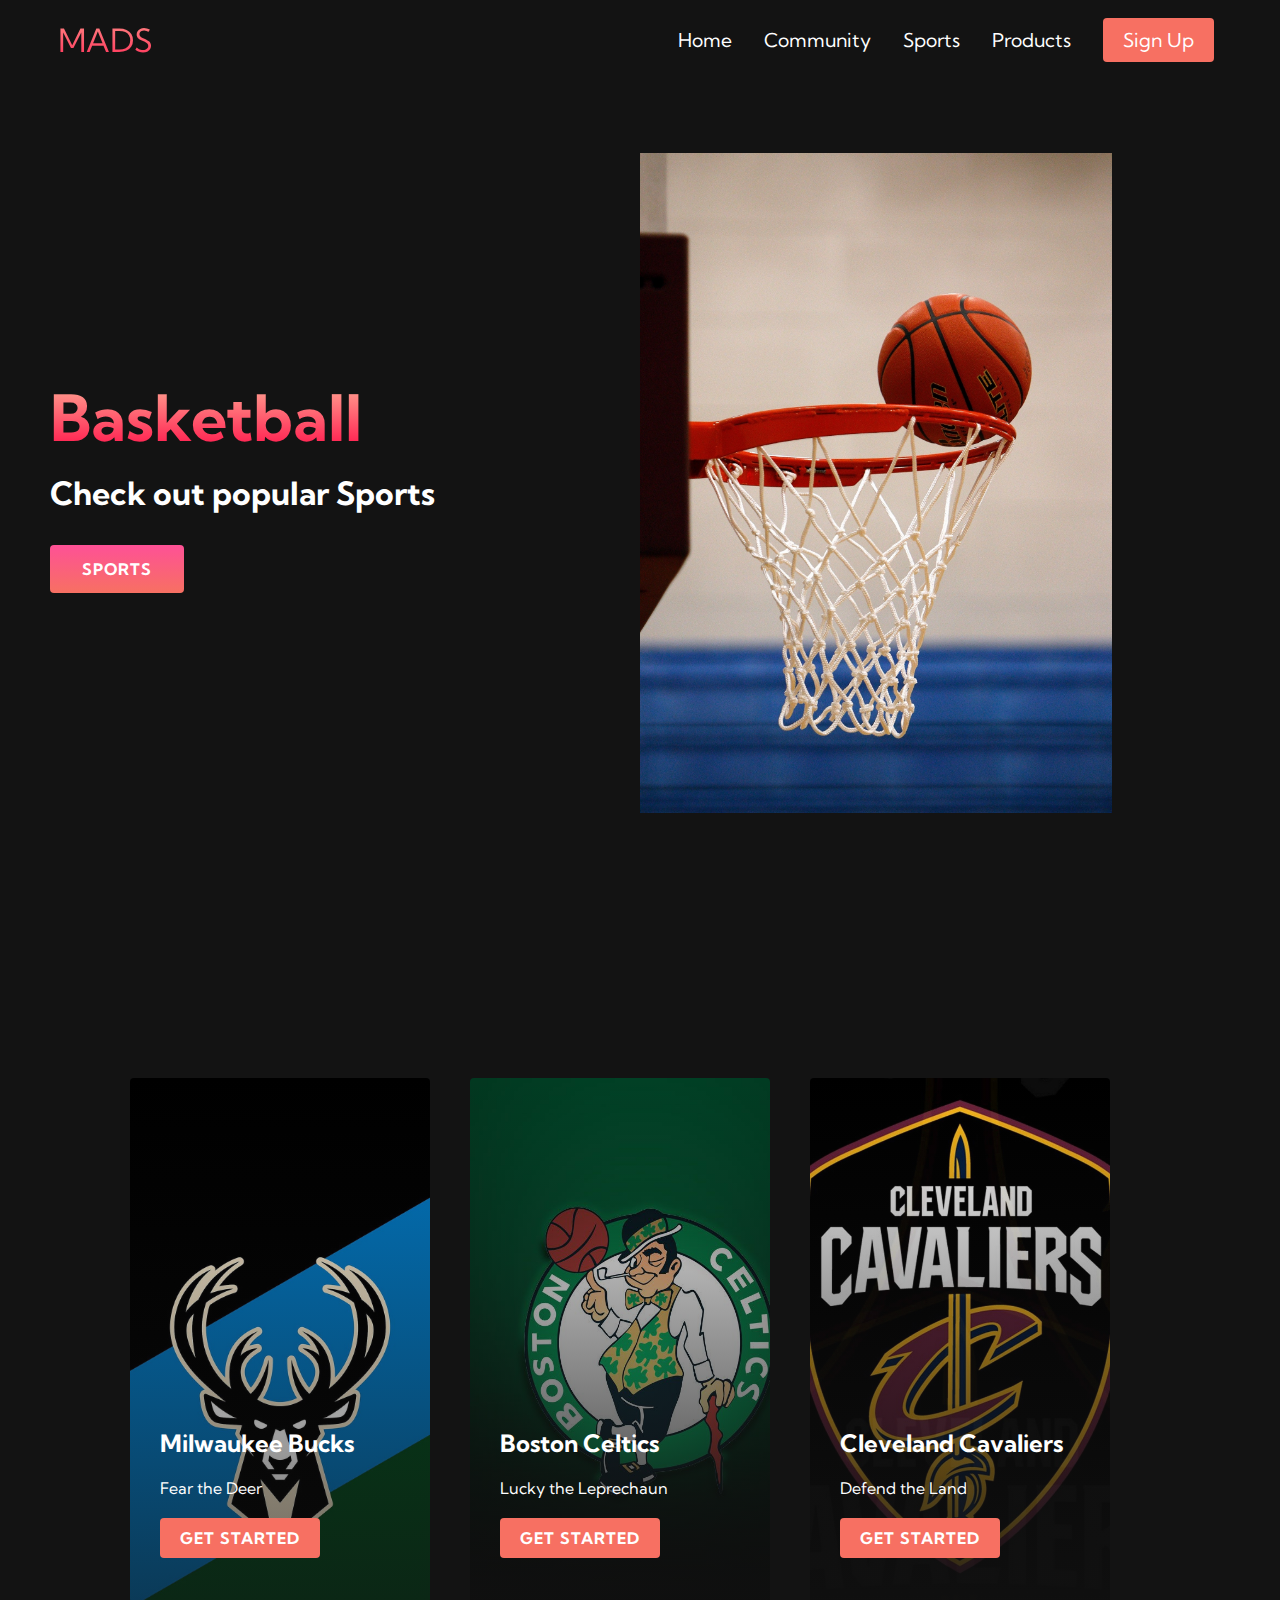
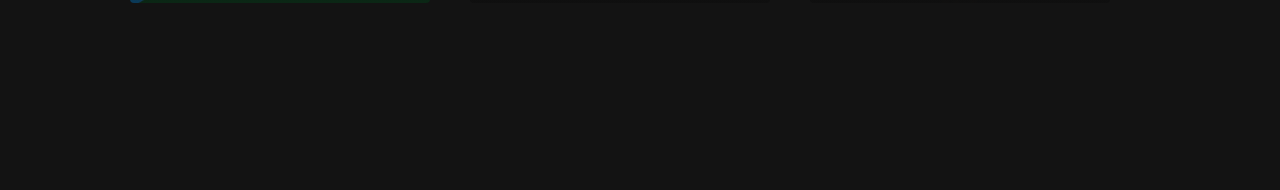
<file: basketball.html>
<!DOCTYPE html>
<html lang="en">
  <head>
    <meta charset="UTF-8" />
    <meta name="viewport" content="width=device-width, initial-scale=1.0" />
    <title>Basketball</title>
    <link rel="stylesheet" href="styles.css" />
    <link
      rel="stylesheet"
      href="https://use.fontawesome.com/releases/v5.14.0/css/all.css"
      integrity="sha384-HzLeBuhoNPvSl5KYnjx0BT+WB0QEEqLprO+NBkkk5gbc67FTaL7XIGa2w1L0Xbgc"
      crossorigin="anonymous"
    />
    <link
      href="https://fonts.googleapis.com/css2?family=Kumbh+Sans:wght@400;700&display=swap"
      rel="stylesheet"
    />
  </head>
  <body>
    <!-- Navbar Section -->
    <nav class="navbar">
      <div class="navbar__container">
        <a href="/" id="navbar__logo"><i class="fas fa-gem"></i>MADS</a>
        <div class="navbar__toggle" id="mobile-menu">
          <span class="bar"></span> <span class="bar"></span>
          <span class="bar"></span>
        </div>
        <ul class="navbar__menu">
          <li class="navbar__item">
            <a href="/" class="navbar__links">Home</a>
          </li>
          <li class="navbar__item">
            <a href="/tech.html" class="navbar__links">Community</a>
          </li>
          <li class="navbar__item">
            <a href="/sports.html" class="navbar__links">Sports</a>
          </li>
          <li class="navbar__item">
            <a href="/products.html" class="navbar__links">Products</a>
          </li>
          <li class="navbar__btn">
            <a href="/sign-up" class="button">Sign Up</a>
          </li>
        </ul>
      </div>
    </nav>


    <div class="main">
      <div class="main__container">
        <div class="main__content">
          <h1>Basketball</h1>
          <p>Check out popular Sports</p>
          <!-- <button class="main__btn"><a href="#">Get Started</a></button> -->
          <div class="dropdown">
            <button class="main__btn"><a href="#">Sports</a></button>
            <div class="dropdown-content">
            <a href="/milwakeebucks.html">Milwaukee Bucks</a>
            <a href="/milwakeebucks.html">Boston Celtics</a>
            <a href="/milwakeebucks.html">Cleveland Cavaliers</a>
            </div>
          </div>
        </div>



        <div class="main__img-container">
          <img id="main__img" src="images/image1.jpg" />
        </div>
      </div>
    </div>

    <div class="servicesBKB">
  
      <div class="services__container">
        <div class="servicesBKB__card">
          <h2>Milwaukee Bucks</h2>
          <p>Fear the Deer</p>
          <button><a href="/milwakeebucks.html">Get Started</a></button>
        </div>
        <div class="servicesBKB__card">
          <h2>Boston Celtics</h2>
          <p>Lucky the Leprechaun</p>
          <a href="/sports.html" class="navbar__links">
          <button>Get Started</button>
          </a>
        </div>
        <div class="servicesBKB__card">
          <h2>Cleveland Cavaliers</h2>
          <p>Defend the Land</p>
          <a href="/sports.html" class="navbar__links">
          <button>Get Started</button>
          </a>
        </div>
      <div>
    <div>
    
    <script src="app.js"></script>
  </body>
  
</html>
</file>
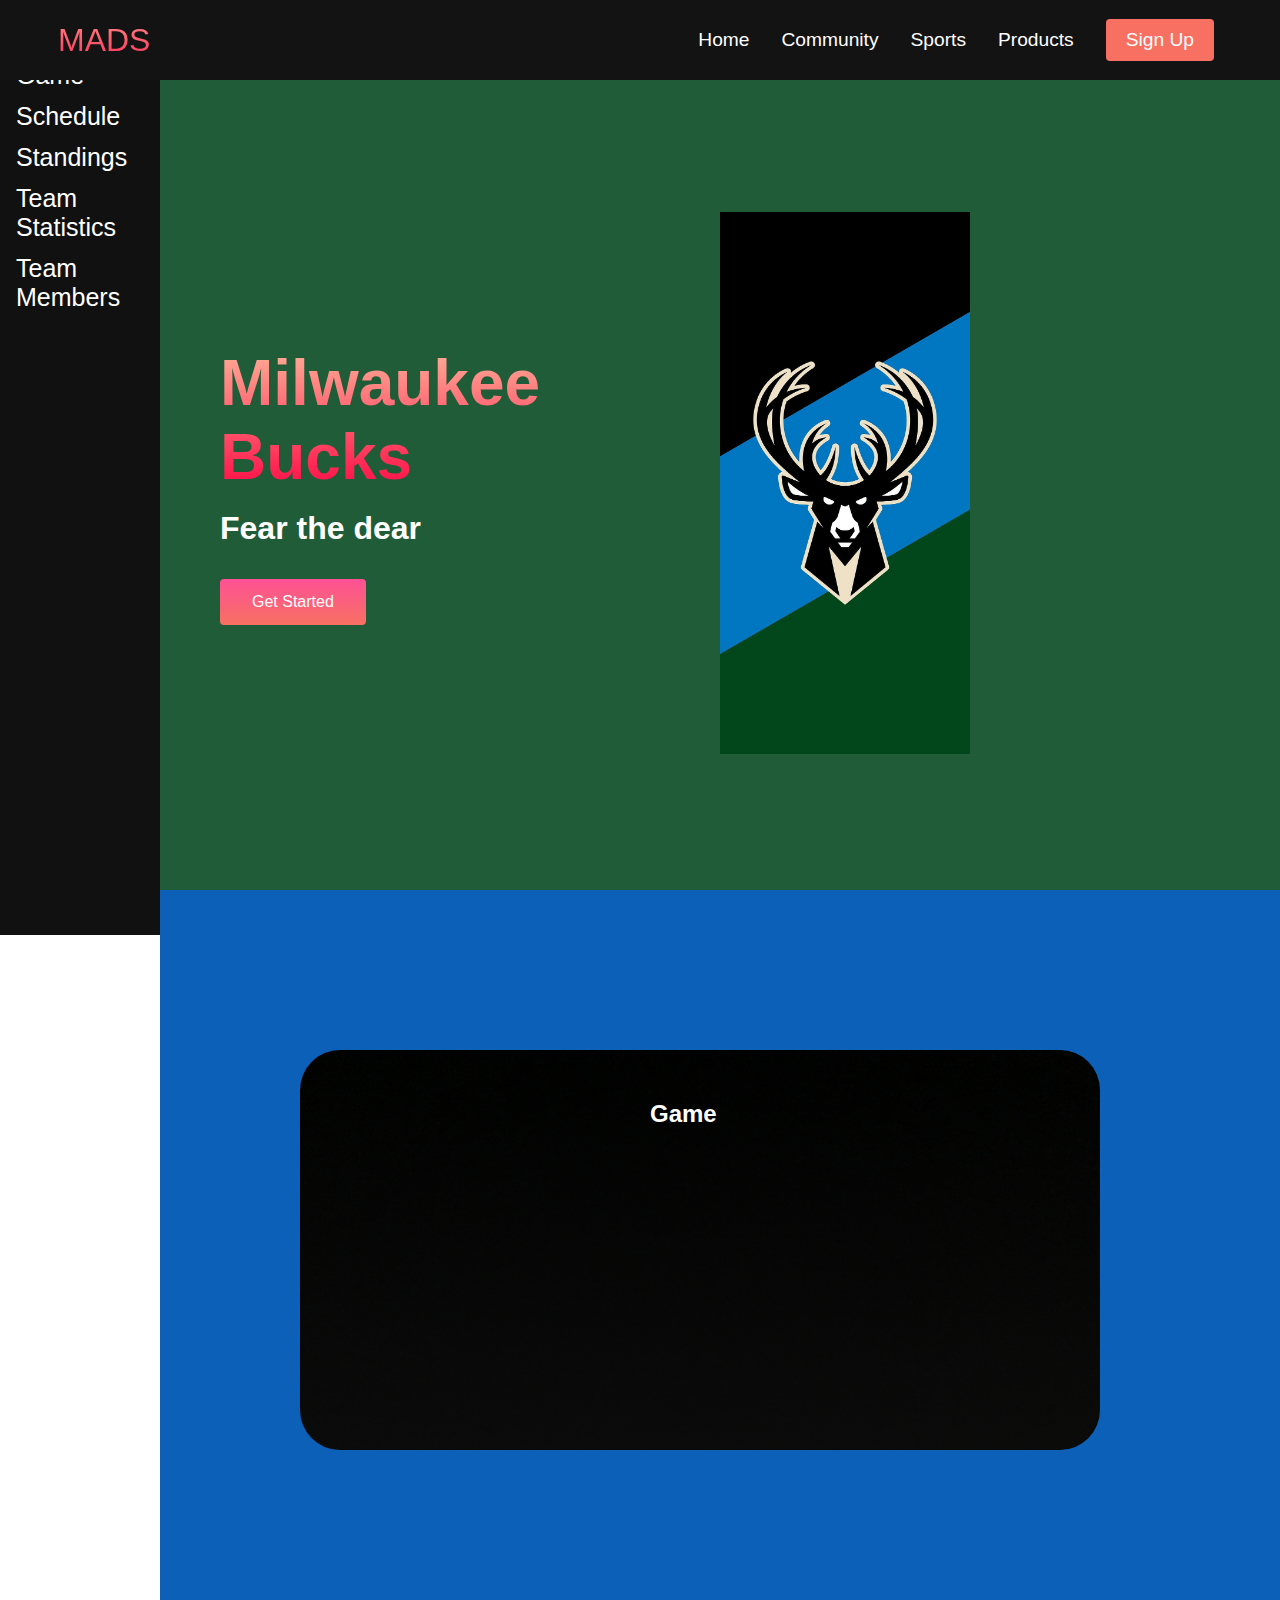
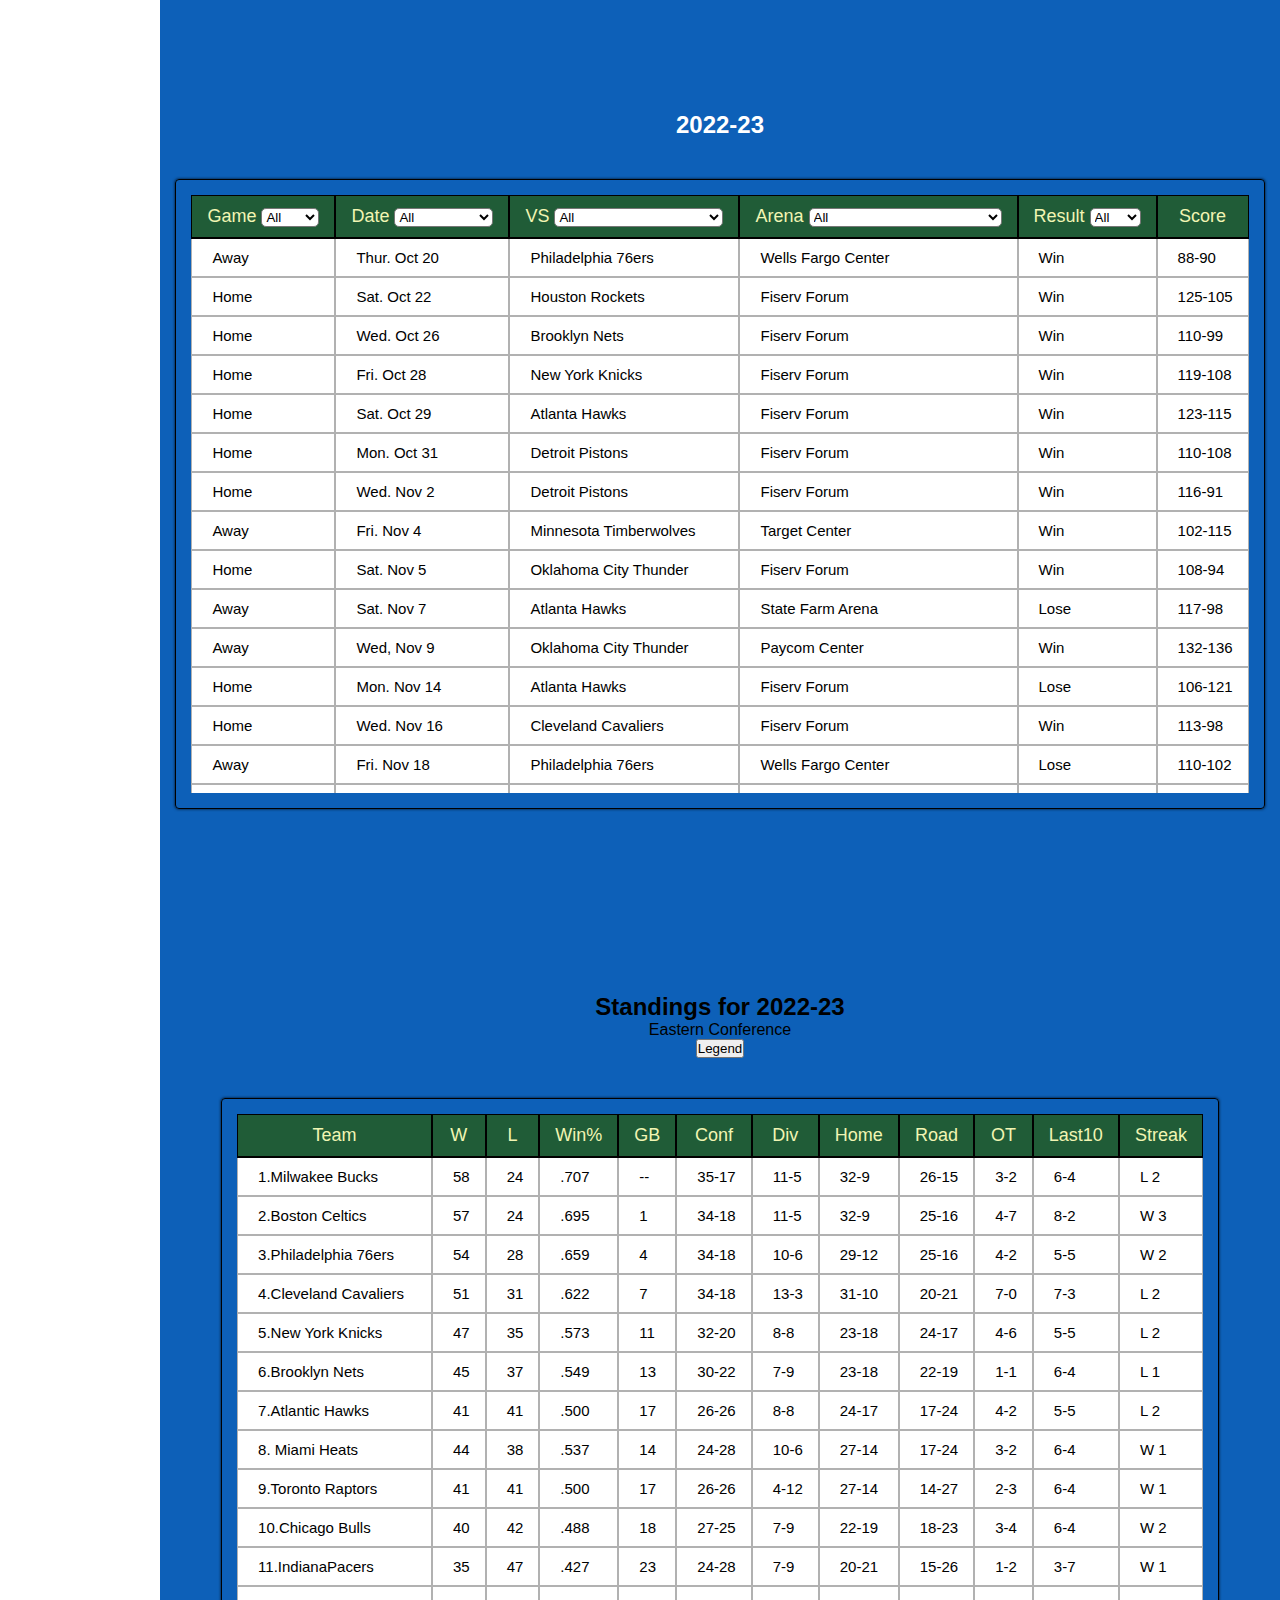
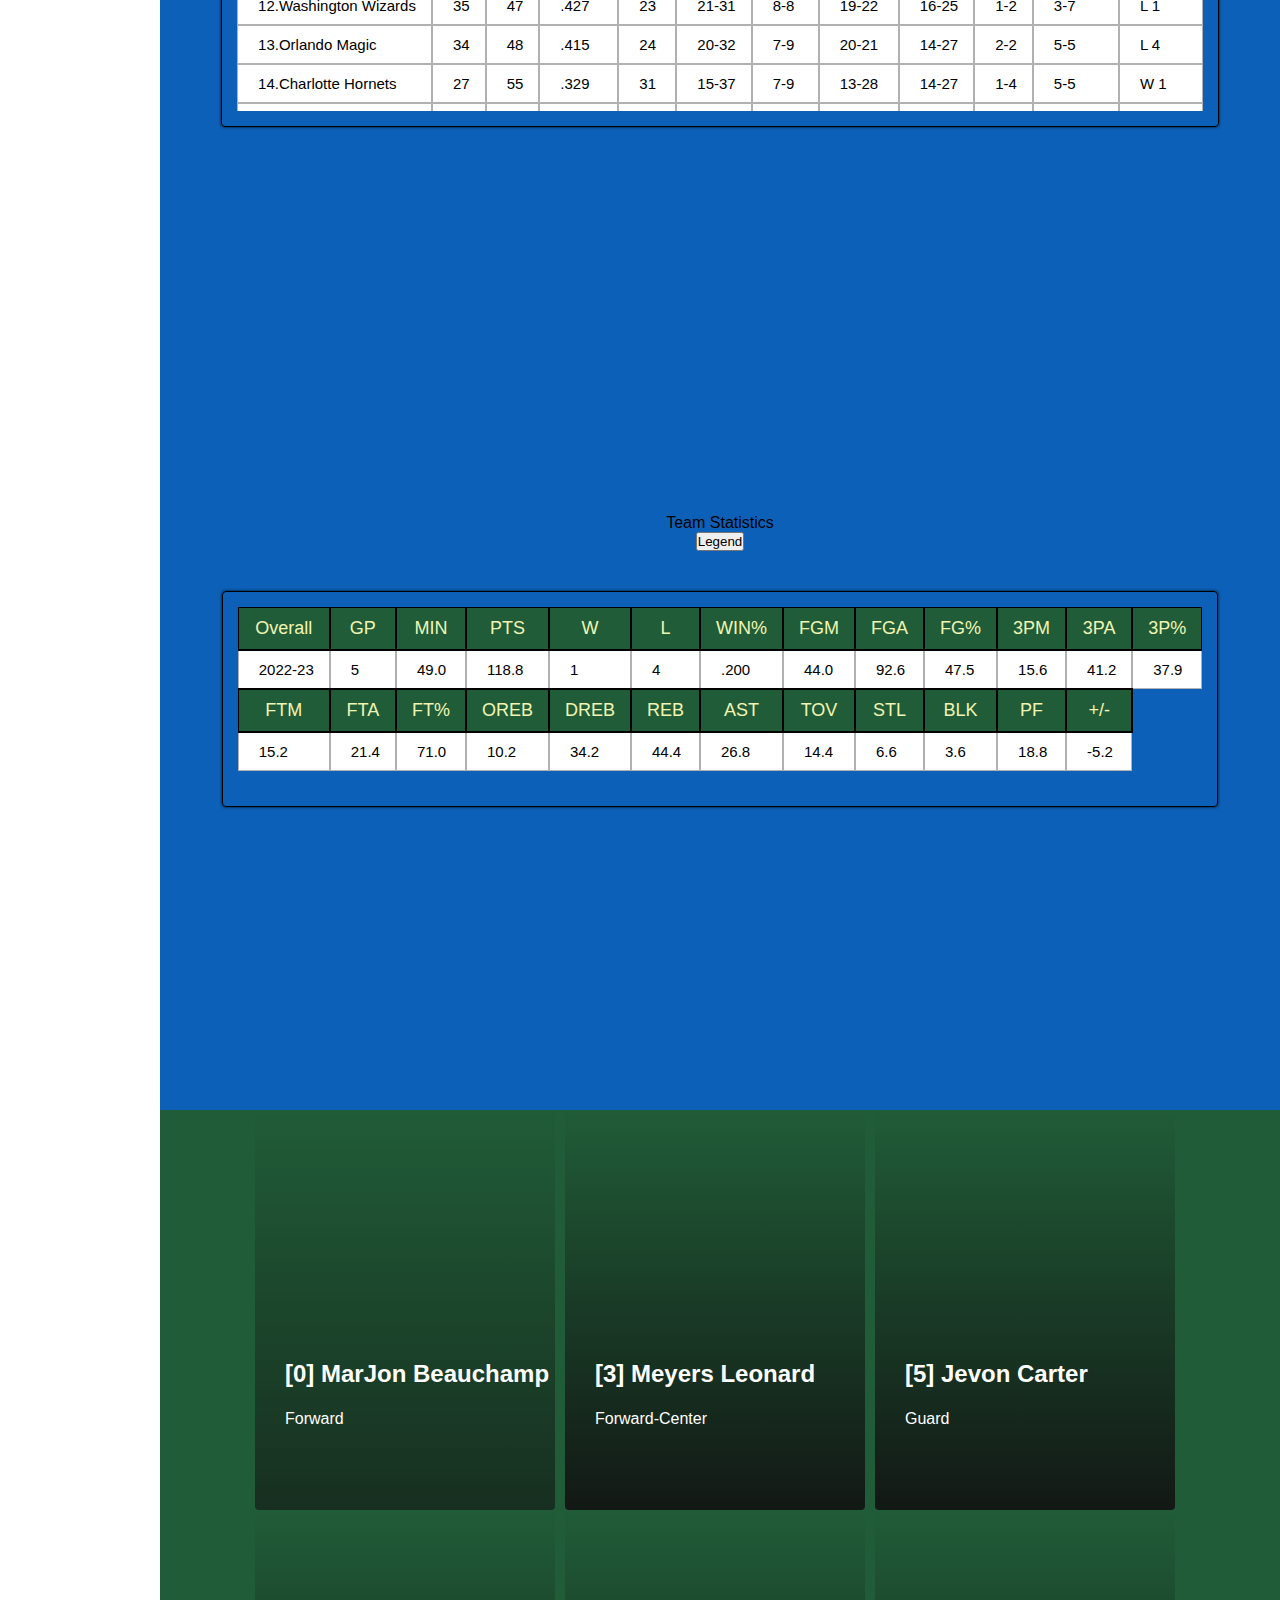
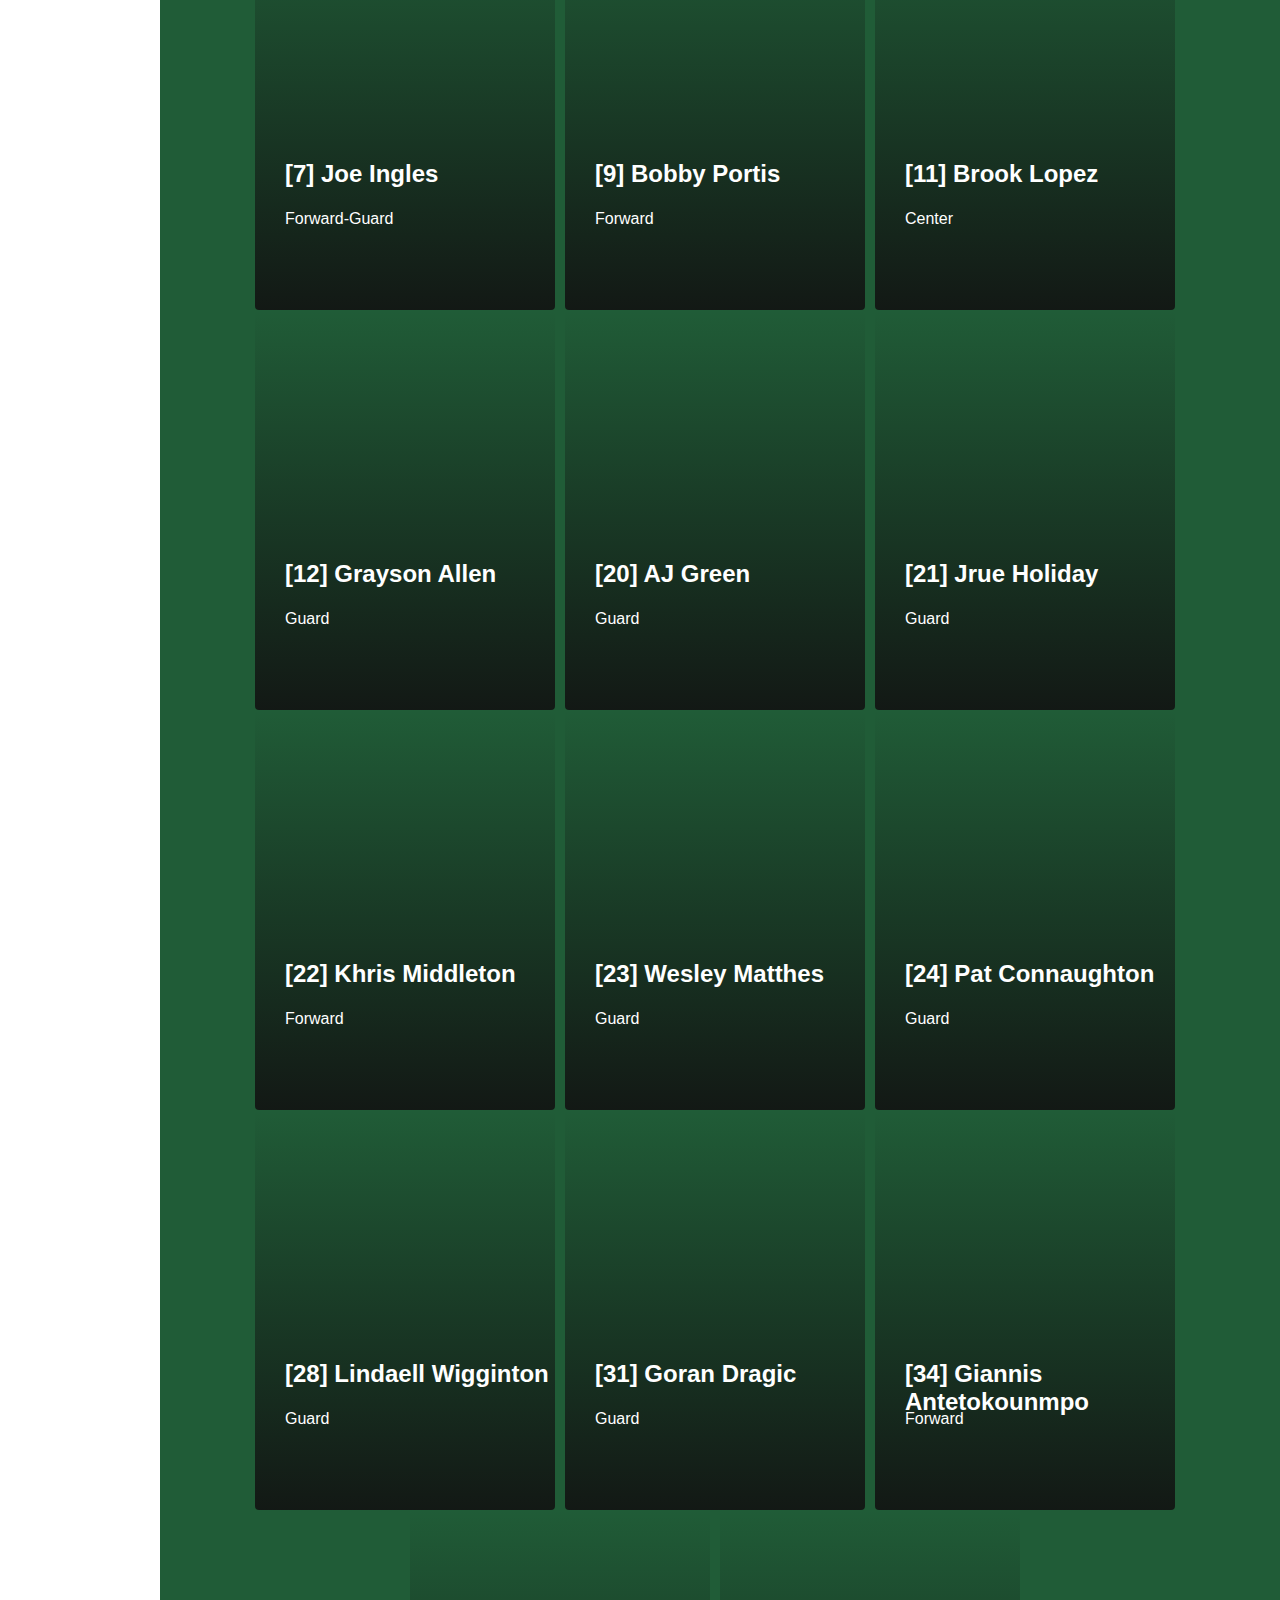
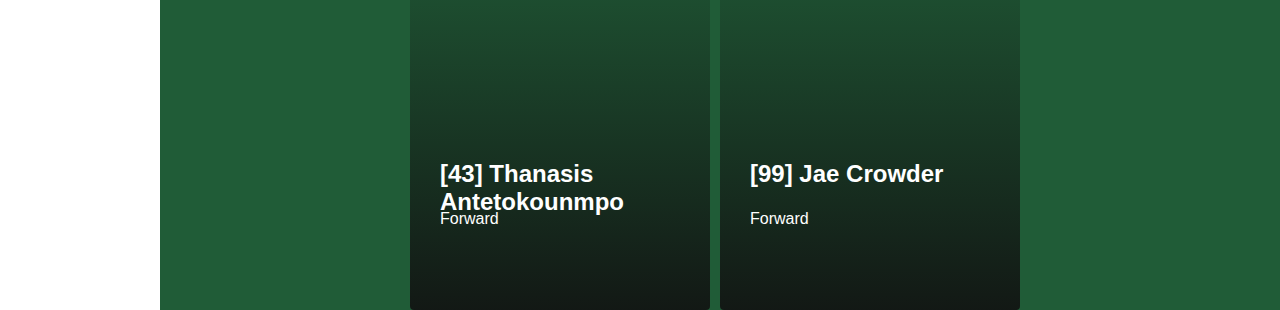
<file: milwakeebucks.html>
<!DOCTYPE html>
<html lang="en">
  <head>
    <meta charset="UTF-8" />
    <meta name="viewport" content="width=device-width, initial-scale=1.0" />
    <title>Milwaukee Bucks</title>
    <link rel="stylesheet" href="MLKB.css" />
    <script src="app.js"></script>
    <link
      rel="stylesheet"
      href="https://use.fontawesome.com/releases/v5.14.0/css/all.css"
      integrity="sha384-HzLeBuhoNPvSl5KYnjx0BT+WB0QEEqLprO+NBkkk5gbc67FTaL7XIGa2w1L0Xbgc"
      crossorigin="anonymous"
    />
    <link
      href="https://fonts.googleapis.com/css2?family=Kumbh+Sans:wght@400;700&display=swap"
      rel="stylesheet"
    />
  </head>
  <body>
    <!-- Navbar Section -->
    <nav class="navbar">
      <div class="navbar__container">
        <a href="/" id="navbar__logo"><i class="fas fa-gem"></i>MADS</a>
        <div class="navbar__toggle" id="mobile-menu">
          <span class="bar"></span> <span class="bar"></span>
          <span class="bar"></span>
        </div>
        <ul class="navbar__menu">
          <li class="navbar__item">
            <a href="/" class="navbar__links">Home</a>
          </li>
          <li class="navbar__item">
            <a href="/tech.html" class="navbar__links">Community</a>
          </li>
          <li class="navbar__item">
            <a href="/sports.html" class="navbar__links">Sports</a>
          </li>
          <li class="navbar__item">
            <a href="/products.html" class="navbar__links">Products</a>
          </li>
          <li class="navbar__btn">
            <a href="/sign-up" class="button">Sign Up</a>
          </li>
        </ul>
      </div>
    </nav>

    <div class="mainMLKB">
        <div class="mainMLKB__container">
          <div class="mainMLKB__content">
            <h1>Milwaukee Bucks</h1>
            <p>Fear the dear</p>
            <button class="mainMLKB__btn"><a href="#">Get Started</a></button>
          </div>
          <div class="mainMLKB__img-container">
            <img id="mainMLKB__img" src="images/image5.jpg" />
          </div>
          <div class="sidenav">
            <a href="#game">Game</a>
            <a href="#sch">Schedule</a>
            <a href="#std">Standings</a>
            <a href="#stats">Team Statistics</a>
            <a href="#mem">Team Members</a>
          </div>
        </div>
      </div>
      <button onclick="topFunction()" id="myBtn" title="Go to top">^</button>

      <div class="servicesMLKB">
        <h2 id="game"></h2>
        <div class="servicesMLKB__container">
          <div class="servicesMLKB__card">
            <h2>Game</h2>
          </div>
          </div>
        </div>

            <div class="MLKB__schedule">
              <h2 id="sch">2022-23</h2>
              <div class="outer-wrapper">
                <div class="table-wrapper">
                <table id="emp-table">
                    <thead>
                        <th col-index = 1>Game
                          <select class="table-filter" onchange="filter_rows()">
                            <option value="all">All</option>
                        </select>
                        </th>
                        <th col-index = 2>Date
                            <select class="table-filter" onchange="filter_rows()">
                                <option value="all">All</option>
                            </select>
                        </th>
            
                        <th col-index = 3>VS
                            <select class="table-filter" onchange="filter_rows()">
                                <option value="all">All</option>
                            </select>
                        </th>
                        <th col-index = 4>Arena
                          <select class="table-filter" onchange="filter_rows()">
                              <option value="all">All</option>
                          </select>
                      </th>
                        <th col-index = 5>Result
                            <select class="table-filter" onchange="filter_rows()">
                                <option value="all">All</option>
                            </select>
                        </th>
                        <th col-index = 6>Score</th>
                        
                    </thead>
                    <tbody>
                        <tr>
                            <td>Away</td>
                            <td>Thur. Oct 20</td>
                            <td>Philadelphia 76ers</td>
                            <td>Wells Fargo Center</td>
                            <td>Win</td>
                            <td>88-90</td>
                        </tr>
                          <tr>
                            <td>Home</td>
                            <td>Sat. Oct 22</td>
                            <td>Houston Rockets</td>
                            <td>Fiserv Forum</td>
                            <td>Win</td>
                            <td>125-105</td>
                        </tr>
                          <tr>
                            <td>Home</td>
                            <td>Wed. Oct 26</td>
                            <td>Brooklyn Nets</td>
                            <td>Fiserv Forum</td>
                            <td>Win</td>
                            <td>110-99</td>
                        </tr>
                        <tr>
                          <td>Home</td>
                          <td>Fri. Oct 28</td>
                          <td>New York Knicks</td>
                          <td>Fiserv Forum</td>
                          <td>Win</td>
                          <td>119-108</td>
                      </tr>
                      <tr>
                        <td>Home</td>
                        <td>Sat. Oct 29</td>
                        <td>Atlanta Hawks</td>
                        <td>Fiserv Forum</td>
                        <td>Win</td>
                        <td>123-115</td>
                    </tr>
                    <tr>
                      <td>Home</td>
                      <td>Mon. Oct 31</td>
                      <td>Detroit Pistons</td>
                      <td>Fiserv Forum</td>
                      <td>Win</td>
                      <td>110-108</td>
                  </tr>
                        <tr>
                          <td>Home</td>
                          <td>Wed. Nov 2</td>
                          <td>Detroit Pistons</td>
                          <td>Fiserv Forum</td>
                          <td>Win</td>
                          <td>116-91</td>
                      </tr>
                      <tr>
                        <td>Away</td>
                        <td>Fri. Nov 4</td>
                        <td>Minnesota Timberwolves</td>
                        <td>Target Center</td>
                        <td>Win</td>
                        <td>102-115</td>
                      </tr>
                      <tr>
                        <td>Home</td>
                        <td>Sat. Nov 5</td>
                        <td>Oklahoma City Thunder</td>
                        <td>Fiserv Forum</td>
                        <td>Win</td>
                        <td>108-94</td>
                      </tr>
                      <tr>
                        <td>Away</td>
                        <td>Sat. Nov 7</td>
                        <td>Atlanta Hawks</td>
                        <td>State Farm Arena</td>
                        <td>Lose</td>
                        <td>117-98</td>
                      </tr>
                      <tr>
                        <td>Away</td>
                        <td>Wed, Nov 9</td>
                        <td>Oklahoma City Thunder</td>
                        <td>Paycom Center</td>
                        <td>Win</td>
                        <td>132-136</td>
                      </tr>
                        <td>Home</td>
                        <td>Mon. Nov 14</td>
                        <td>Atlanta Hawks</td>
                        <td>Fiserv Forum</td>
                        <td>Lose</td>
                        <td>106-121</td>
                      </tr>
                      <tr>
                        <td>Home</td>
                        <td>Wed. Nov 16</td>
                        <td>Cleveland Cavaliers</td>
                        <td>Fiserv Forum</td>
                        <td>Win</td>
                        <td>113-98</td>
                      </tr>
                      <tr>
                        <td>Away</td>
                        <td>Fri. Nov 18</td>
                        <td>Philadelphia 76ers</td>
                        <td>Wells Fargo Center</td>
                        <td>Lose</td>
                        <td>110-102</td>
                      </tr>
                      <tr>
                        <td>Home</td>
                        <td>Mon. Nov 21</td>
                        <td>Portland Trail Blazers</td>
                        <td>Fiserv Forum</td>
                        <td>Win</td>
                        <td>119-111</td>
                      </tr>
                      <tr>
                        <td>Home</td>
                        <td>Wed. Nov 23</td>
                        <td>Chicago Bulls</td>
                        <td>Fiserv Forum</td>
                        <td>Lose</td>
                        <td>113-118</td>
                      </tr>
                      <tr>
                        <td>Home</td>
                        <td>Fri. Nov 25</td>
                        <td>Cleveland Cavaliers</td>
                        <td>Fiserv Forum</td>
                        <td>Win</td>
                        <td>117-102</td>
                      </tr>
                      <tr>
                        <td>Home</td>
                        <td>Sun. Nov 27</td>
                        <td>Dallas Mavericks</td>
                        <td>Fiserv Forum</td>
                        <td>Win</td>
                        <td>124-115</td>
                      </tr>
                      <tr>
                        <td>Away</td>
                        <td>Wed. Nov 30</td>
                        <td>New York Knicks</td>
                        <td>Madison Square Garden</td>
                        <td>Win</td>
                        <td>103-109</td>
                      </tr>
                      <tr>
                        <td>Home</td>
                        <td>Fri. Dec 2</td>
                        <td>Los Angeles Lakers</td>
                        <td>Fiserv Forum</td>
                        <td>Lose</td>
                        <td>129-133</td>
                      </tr>
                      <tr>
                        <td>Away</td>
                        <td>Sat. Dec 3</td>
                        <td>Charlotte Hornets</td>
                        <td>Spectrum Center</td>
                        <td>Win</td>
                        <td>96-105</td>
                      </tr>
                      <tr>
                        <td>Away</td>
                        <td>Mon. Dec 5</td>
                        <td>Orlando Magic</td>
                        <td>Amway Center</td>
                        <td>Win</td>
                        <td>102-109</td>
                      </tr>
                      <tr>
                        <td>Home</td>
                        <td>Wed. Dec 7</td>
                        <td>Sacramento Kings</td>
                        <td>Fiserv Forum</td>
                        <td>Win</td>
                        <td>126-113</td>
                      </tr>
                      <tr>
                        <td>Away</td>
                        <td>Fri. Dec 9</td>
                        <td>Dallas Mavericks</td>
                        <td>American Airlines Center</td>
                        <td>Win</td>
                        <td>105-106</td>
                      </tr>
                      <tr>
                        <td>Away</td>
                        <td>Sun. Dec 11</td>
                        <td>Houston Rockets</td>
                        <td>Toyota Center</td>
                        <td>Lose</td>
                        <td>97-92</td>
                      </tr>
                      <tr>
                        <td>Home</td>
                        <td>Tue. Dec 13</td>
                        <td>Golden State Warriors</td>
                        <td>Fiserv Forum</td>
                        <td>Win</td>
                        <td>128-111</td>
                      </tr>
                      <tr>
                        <td>Away</td>
                        <td>Thu. Dec 15</td>
                        <td>Memphis Grizzlies</td>
                        <td>Fedexforum</td>
                        <td>Lose</td>
                        <td>142-101</td>
                      </tr>
                        <td>Home</td>
                        <td>Sat. Dec 17</td>
                        <td>Utah Jazz</td>
                        <td>Fiserv Forum</td>
                        <td>Win</td>
                        <td>123-97</td>
                      </tr>
                        <td>Away</td>
                        <td>Mon. Dec 19</td>
                        <td>New Orleans Pelicans</td>
                        <td>Smoothie King Center</td>
                        <td>Win</td>
                        <td>119-129</td>
                      </tr>
                        <td>Away</td>
                        <td>Wed. Dec 21</td>
                        <td>Cleveland Cavaliers</td>
                        <td>Rocket Mortgage Fieldhouse</td>
                        <td>Lose</td>
                        <td>114-106</td>
                      </tr>
                        <td>Away</td>
                        <td>Fri. Dec 23</td>
                        <td>Brooklyn Nets</td>
                        <td>Barclays Center</td>
                        <td>Lose</td>
                        <td>118-100</td>
                      </tr>
                        <td>Away</td>
                        <td>Sun. Dec 25</td>
                        <td>Boston Celtics</td>
                        <td>TD Garden</td>
                        <td>Lose</td>
                        <td>139-118</td>
                      </tr>
                        <td>Away</td>
                        <td>Wed. Dec 28</td>
                        <td>Chicago Bulls</td>
                        <td>United Center</td>
                        <td>Lose</td>
                        <td>119-113</td>
                      </tr>
                        <td>Home</td>
                        <td>Fri. Dec 30</td>
                        <td>Minnesota Timberwolves</td>
                        <td>Fiserv Forum</td>
                        <td>Win</td>
                        <td>123-114</td>
                      </tr>
                        <td>Home</td>
                        <td>Sun. Jan 1</td>
                        <td>Washington Wizards</td>
                        <td>Fiserv Forum</td>
                        <td>Lose</td>
                        <td>95-118</td>
                      </tr>
                        <td>Home</td>
                        <td>Tue. Jan 3</td>
                        <td>Washington Wizards</td>
                        <td>Fiserv Forum</td>
                        <td>Win</td>
                        <td>123-113</td>
                      </tr>
                        <td>Away</td>
                        <td>Wed. Jan 4</td>
                        <td>Toronto Raptors</td>
                        <td>Scotiabank Arena</td>
                        <td>Win</td>
                        <td>101-104</td>
                      </tr>
                      <tr>
                        <td>Home</td>
                        <td>Fri. Jan 6</td>
                        <td>Charlotte Hornets</td>
                        <td>Fiserv Forum</td>
                        <td>Lose</td>
                        <td>113-98</td>
                      </tr>
                      <tr>
                        <td>Away</td>
                        <td>Mon. Jan 9</td>
                        <td>New York Knicks</td>
                        <td>Madison Square Garden</td>
                        <td>Win</td>
                        <td>107-111</td>
                      </tr>
                      <tr>
                        <td>Away</td>
                        <td>Wed. Jan 11</td>
                        <td>Atlanta Hawks</td>
                        <td>State Farm Arena</td>
                        <td>Win</td>
                        <td>105-114</td>
                      </tr>
                      <tr>
                        <td>Away</td>
                        <td>Thu. Jan 12</td>
                        <td>Miami Heat</td>
                        <td>FTX Arena</td>
                        <td>Lose</td>
                        <td>108-102</td>
                      </tr>
                      <tr>
                        <td>Away</td>
                        <td>Sat. Jan 14</td>
                        <td>Miami Heat</td>
                        <td>Miami-Dade Arena</td>
                        <td>Lose</td>
                        <td>111-95</td>
                      </tr>
                      <tr>
                        <td>Home</td>
                        <td>Mon. Jan 16</td>
                        <td>Indiana Pacers</td>
                        <td>Fiserv Forum</td>
                        <td>Win</td>
                        <td>132-119</td>
                      </tr>
                      <tr>
                        <td>Home</td>
                        <td>Tue. Jan 17</td>
                        <td>Toronto Raptors</td>
                        <td>Fiserv Forum</td>
                        <td>Win</td>
                        <td>130-122</td>
                      </tr>
            
                      <tr>
                        <td>Away</td>
                        <td>Sat. Jan 21</td>
                        <td>Cleveland Cavaliers</td>
                        <td>Rocket Mortgage Fieldhouse</td>
                        <td>Lose</td>
                        <td>114-102</td>
                      </tr>
                      <tr>
                        <td>Away</td>
                        <td>Mon. Jan 23</td>
                        <td>Detroit Pistons</td>
                        <td>Little Caesars Arena</td>
                        <td>Win</td>
                        <td>130-150</td>
                      </tr>
                      <tr>
                        <td>Home</td>
                        <td>Wed. Jan 25</td>
                        <td>Denver Nuggets</td>
                        <td>Fiserv Forum</td>
                        <td>Win</td>
                        <td>107-99</td>
                      </tr>
                      <tr>
                        <td>Away</td>
                        <td>Fri. Jan 27</td>
                        <td>Indiana Pacers</td>
                        <td>Fiserv Forum</td>
                        <td>Win</td>
                        <td>131-141</td>
                      </tr>
                      <tr>
                        <td>Home</td>
                        <td>Sun. Jan 29</td>
                        <td>New Orleans Pelicans</td>
                        <td>Fiserv Forum</td>
                        <td>Win</td>
                        <td>135-110</td>
                      </tr>
                      <tr>
                        <td>Home</td>
                        <td>Tue. Jan 31</td>
                        <td>Charlotte Hornets</td>
                        <td>Fiserv Forum</td>
                        <td>Win</td>
                        <td>124-115</td>
                      </tr> 
                    </tbody>
                </table>
                <script>
                    window.onload = () => {
                        console.log(document.querySelector("#emp-table > tbody > tr:nth-child(1) > td:nth-child(1)").innerHTML);
                    };
            
                    getUniqueValuesFromColumn()
                    
                </script>

      </div>
    </div>
  </div>
</div>
    <div class="MLKB__standing">
        <h2 id="std">Standings for 2022-23</h2>
        <p>Eastern Conference</p>
        <button type="button" class="collapsible">Legend</button>
            <div class="content">
              <p>W=Wins  L=Losses  Win%=Winning percentage  GB=Games behind  Conf=Conference
                Div=Division  Home=Win/Lose in Home Games  Road=Win/Lose in Away Games
                OT=Overtime Records Win/Lose Last10=Team record in the last 10 games played in basketball (Win/Loss)
                Streak=Streaks of wins or losses.
              </p>
            </div>
              <script>
                var coll = document.getElementsByClassName("collapsible");
                var i;
                
                for (i = 0; i < coll.length; i++) {
                  coll[i].addEventListener("click", function() {
                    this.classList.toggle("active");
                    var content = this.nextElementSibling;
                    if (content.style.display === "block") {
                      content.style.display = "none";
                    } else {
                      content.style.display = "block";
                    }
                  });
                }
              </script>
              <div class="outer-wrapper">
                <div class="table-wrapper">
                <table id="emp-table">
                    <thead>
                        <th>Team</th>
                        <th>W</th>
                        <th>L</th>
                        <th>Win%</th>
                        <th>GB</th>
                        <th>Conf</th>  
                        <th>Div</th>
                        <th>Home</th>
                        <th>Road</th>
                        <th>OT</th>
                        <th>Last10</th>
                        <th>Streak</th>  
                    </thead>
                    <tbody>
                        <tr>
                            <td>1.Milwakee Bucks</td>
                            <td>58</td>
                            <td>24</td>
                            <td>.707</td>
                            <td>--</td>
                            <td>35-17</td>
                            <td>11-5</td>
                            <td>32-9</td>
                            <td>26-15</td>
                            <td>3-2</td>
                            <td>6-4</td>
                            <td>L 2</td>
                        </tr>
                        <tr>
                            <td>2.Boston Celtics</td>
                            <td>57</td>
                            <td>24</td>
                            <td>.695</td>
                            <td>1</td>
                            <td>34-18</td>
                            <td>11-5</td>
                            <td>32-9</td>
                            <td>25-16</td>
                            <td>4-7</td>
                            <td>8-2</td>
                            <td>W 3</td>
                        </tr>
                        <tr>
                            <td>3.Philadelphia 76ers</td>
                            <td>54</td>
                            <td>28</td>
                            <td>.659</td>
                            <td>4</td>
                            <td>34-18</td>
                            <td>10-6</td>
                            <td>29-12</td>
                            <td>25-16</td>
                            <td>4-2</td>
                            <td>5-5</td>
                            <td>W 2</td>
                        </tr>
                        <tr>
                            <td>4.Cleveland Cavaliers</td>
                            <td>51</td>
                            <td>31</td>
                            <td>.622</td>
                            <td>7</td>
                            <td>34-18</td>
                            <td>13-3</td>
                            <td>31-10</td>
                            <td>20-21</td>
                            <td>7-0</td>
                            <td>7-3</td>
                            <td>L 2</td>
                        </tr>
                        <tr>
                            <td>5.New York Knicks</td>
                            <td>47</td>
                            <td>35</td>
                            <td>.573</td>
                            <td>11</td>
                            <td>32-20</td>
                            <td>8-8</td>
                            <td>23-18</td>
                            <td>24-17</td>
                            <td>4-6</td>
                            <td>5-5</td>
                            <td>L 2</td>
                        </tr>
                        <tr>
                            <td>6.Brooklyn Nets</td>
                            <td>45</td>
                            <td>37</td>
                            <td>.549</td>
                            <td>13</td>
                            <td>30-22</td>
                            <td>7-9</td>
                            <td>23-18</td>
                            <td>22-19</td>
                            <td>1-1</td>
                            <td>6-4</td>
                            <td>L 1</td>
                        </tr>
                        <tr>
                            <td>7.Atlantic Hawks</td>
                            <td>41</td>
                            <td>41</td>
                            <td>.500</td>
                            <td>17</td>
                            <td>26-26</td>
                            <td>8-8</td>
                            <td>24-17</td>
                            <td>17-24</td>
                            <td>4-2</td>
                            <td>5-5</td>
                            <td>L 2</td>
                        </tr>
                        <tr>
                            <td>8. Miami Heats</td>
                            <td>44</td>
                            <td>38</td>
                            <td>.537</td>
                            <td>14</td>
                            <td>24-28</td>
                            <td>10-6</td>
                            <td>27-14</td>
                            <td>17-24</td>
                            <td>3-2</td>
                            <td>6-4</td>
                            <td>W 1</td>
                        </tr>
                        <tr>
                            <td>9.Toronto Raptors</td>
                            <td>41</td>
                            <td>41</td>
                            <td>.500</td>
                            <td>17</td>
                            <td>26-26</td>
                            <td>4-12</td>
                            <td>27-14</td>
                            <td>14-27</td>
                            <td>2-3</td>
                            <td>6-4</td>
                            <td>W 1</td>
                        </tr>
                        <tr>
                            <td>10.Chicago Bulls</td>
                            <td>40</td>
                            <td>42</td>
                            <td>.488</td>
                            <td>18</td>
                            <td>27-25</td>
                            <td>7-9</td>
                            <td>22-19</td>
                            <td>18-23</td>
                            <td>3-4</td>
                            <td>6-4</td>
                            <td>W 2</td>
                        </tr>
                        <tr>
                            <td>11.IndianaPacers</td>
                            <td>35</td>
                            <td>47</td>
                            <td>.427</td>
                            <td>23</td>
                            <td>24-28</td>
                            <td>7-9</td>
                            <td>20-21</td>
                            <td>15-26</td>
                            <td>1-2</td>
                            <td>3-7</td>
                            <td>W 1</td>
                        </tr>
                        <tr>
                            <td>12.Washington Wizards</td>
                            <td>35</td>
                            <td>47</td>
                            <td>.427</td>
                            <td>23</td>
                            <td>21-31</td>
                            <td>8-8</td>
                            <td>19-22</td>
                            <td>16-25</td>
                            <td>1-2</td>
                            <td>3-7</td>
                            <td>L 1</td>
                        </tr>
                        <tr>
                            <td>13.Orlando Magic</td>
                            <td>34</td>
                            <td>48</td>
                            <td>.415</td>
                            <td>24</td>
                            <td>20-32</td>
                            <td>7-9</td>
                            <td>20-21</td>
                            <td>14-27</td>
                            <td>2-2</td>
                            <td>5-5</td>
                            <td>L 4</td>
                        </tr>
                        <tr>
                            <td>14.Charlotte Hornets</td>
                            <td>27</td>
                            <td>55</td>
                            <td>.329</td>
                            <td>31</td>
                            <td>15-37</td>
                            <td>7-9</td>
                            <td>13-28</td>
                            <td>14-27</td>
                            <td>1-4</td>
                            <td>5-5</td>
                            <td>W 1</td>
                        </tr>
                        <tr>
                            <td>15.Detroit Pistons</td>
                            <td>17</td>
                            <td>65</td>
                            <td>.207</td>
                            <td>41</td>
                            <td>8-44</td>
                            <td>2-14</td>
                            <td>9-32</td>
                            <td>8-33</td>
                            <td>3-1</td>
                            <td>1-9</td>
                            <td>L 1</td>
                        </tr>
                    </tbody>
                </table>
                </div>
              </div>
    </div>
    <div class="statistic">
      <h id="stats">Team Statistics</h>
        <button type="button" class="collapsible">Legend</button>
        <div class="content">
          <p>*GP=Games Played  *MIN=Minutes Played  *PTS=Points  *W=Wins  *L=Losses  
            *WIN%=Win Percentage  *FGM=Field Goals Made  *FGA=Field Goals Attempted  *FG%=Field Goal Percentage  
            *3PM=3 Point Field Goals Made  *3PA=3 Point Field Goals Attempted  *3P%=3 Point Field Goal Percentage 
            *FTM=Free Throws Made  *FTA=Free Throws Attempted  *FT%=Free Throw Percentage  *OREB=Offensive Rebounds  
            *DREB=Defensive Rebounds  *REB=Rebounds  *AST=Assists  *TOV=Turnovers  *STL=Steals  *BLK=Blocks  *PF=Personal Fouls
            +/-=Plus-Minus
          </p>
        </div>

        <script>
            var coll = document.getElementsByClassName("collapsible");
            var i;
            
            for (i = 0; i < coll.length; i++) {
              coll[i].addEventListener("click", function() {
                this.classList.toggle("active");
                var content = this.nextElementSibling;
                if (content.style.display === "block") {
                  content.style.display = "none";
                } else {
                  content.style.display = "block";
                }
              });
            }
            </script>

    <div class="outer-wrapper">
        <div class="table-wrapper">
        <table id="emp-table">
          <thead>
            <th>Overall</th>
            <th>GP</th>
            <th>MIN</th>
            <th>PTS</th>
            <th>W</th>
            <th>L</th>  
            <th>WIN%</th>
            <th>FGM</th>
            <th>FGA</th>
            <th>FG%</th>
            <th>3PM</th>
            <th>3PA</th>  
            <th>3P%</th>
        </thead>
        <tbody>
          <tr>
            <td>2022-23</td>
            <td>5</td>
            <td>49.0</td>
            <td>118.8</td>
            <td>1</td>
            <td>4</td>
            <td>.200</td>
            <td>44.0</td>
            <td>92.6</td>
            <td>47.5</td>
            <td>15.6</td>
            <td>41.2</td>
            <td>37.9</td>
          </tr>
        </tbody>
        <thead>
          <th>FTM</th>
          <th>FTA</th>
          <th>FT%</th>
          <th>OREB</th>
          <th>DREB</th>  
          <th>REB</th>
          <th>AST</th>
          <th>TOV</th>
          <th>STL</th>
          <th>BLK</th>
          <th>PF</th>
          <th>+/-</th>
        </thead>
        <tbody>
            <tr>
                <td>15.2</td>
                <td>21.4</td>
                <td>71.0</td>
                <td>10.2</td>
                <td>34.2</td>
                <td>44.4</td>
                <td>26.8</td>
                <td>14.4</td>
                <td>6.6</td>
                <td>3.6</td>
                <td>18.8</td>
                <td>-5.2</td>
            </tr>
        </tbody>
        </table>
      </div>
    </div>
    </div>
    <div class="teammem">
      <h1 id="mem"></h1>
      <div class="service__container">
        <div class="service__card  ">
            <h2>[0] MarJon Beauchamp</h2>
            <p>Forward</p>
        </div>
        <div class="service__card">
            <h2>[3] Meyers Leonard</h2>
            <p>Forward-Center</p>
        </div>
        <div class="service__card">
            <h2>[5] Jevon Carter</h2>
            <p>Guard</p>
        </div>
        <div class="service__card">
            <h2>[7] Joe Ingles</h2>
            <p>Forward-Guard</p>
        </div>
        <div class="service__card">
            <h2>[9] Bobby Portis</h2>
            <p>Forward</p>
        </div>
        <div class="service__card">
            <h2>[11] Brook Lopez</h2>
            <p>Center</p>
        </div>
        <div class="service__card">
            <h2>[12] Grayson Allen</h2>
            <p>Guard</p>
        </div>
        <div class="service__card">
            <h2>[20] AJ Green</h2>
            <p>Guard</p>
        </div>
        <div class="service__card">
            <h2>[21] Jrue Holiday</h2>
            <p>Guard</p>
        </div>
        <div class="service__card">
            <h2>[22] Khris Middleton</h2>
            <p>Forward</p>
        </div>
        <div class="service__card">
            <h2>[23] Wesley Matthes</h2>
            <p>Guard</p>
        </div>
        <div class="service__card">
            <h2>[24] Pat Connaughton</h2>
            <p>Guard</p>
        </div>
        <div class="service__card">
            <h2>[28] Lindaell Wigginton</h2>
            <p>Guard</p>
        </div>
        <div class="service__card">
            <h2>[31] Goran Dragic</h2>
            <p>Guard</p>
        </div>
        <div class="service__card">
            <h2>[34] Giannis Antetokounmpo</h2>
            <p>Forward</p>
        </div>
        <div class="service__card">
            <h2>[43] Thanasis Antetokounmpo</h2>
            <p>Forward</p>
        </div>
        <div class="service__card">
            <h2>[99] Jae Crowder</h2>
            <p>Forward</p>
        </div>
      </div>
    </div>
  
  
  <script src="app.js"></script>
  </body>
    
</html>
</file>
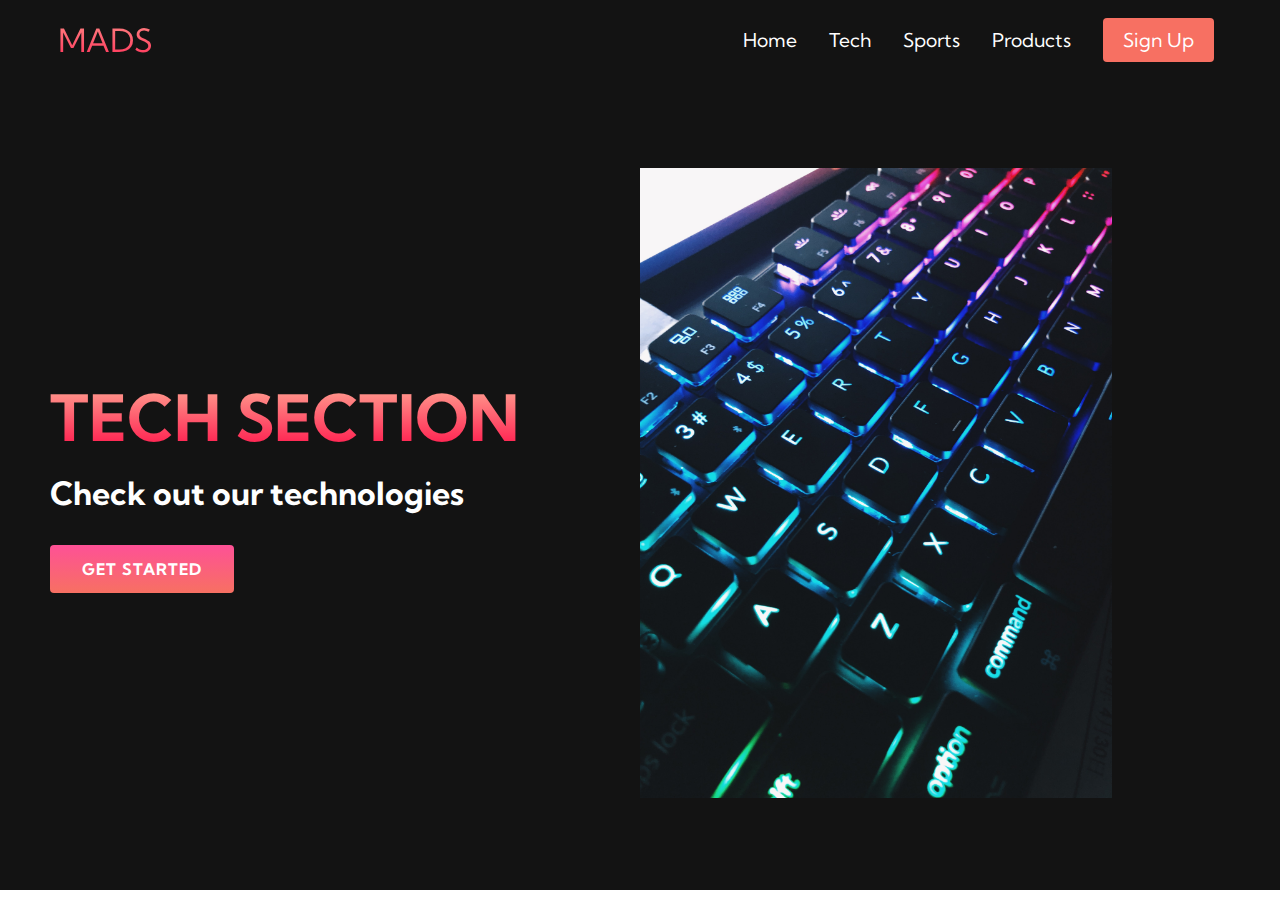
<file: products.html>
<!DOCTYPE html>
<html lang="en">
  <head>
    <meta charset="UTF-8" />
    <meta name="viewport" content="width=device-width, initial-scale=1.0" />
    <title>Technologies</title>
    <link rel="stylesheet" href="styles.css" />
    <link
      rel="stylesheet"
      href="https://use.fontawesome.com/releases/v5.14.0/css/all.css"
      integrity="sha384-HzLeBuhoNPvSl5KYnjx0BT+WB0QEEqLprO+NBkkk5gbc67FTaL7XIGa2w1L0Xbgc"
      crossorigin="anonymous"
    />
    <link
      href="https://fonts.googleapis.com/css2?family=Kumbh+Sans:wght@400;700&display=swap"
      rel="stylesheet"
    />
  </head>
  <body>
    <!-- Navbar Section -->
    <nav class="navbar">
      <div class="navbar__container">
        <a href="/" id="navbar__logo"><i class="fas fa-gem"></i>MADS</a>
        <div class="navbar__toggle" id="mobile-menu">
          <span class="bar"></span> <span class="bar"></span>
          <span class="bar"></span>
        </div>
        <ul class="navbar__menu">
          <li class="navbar__item">
            <a href="/" class="navbar__links">Home</a>
          </li>
          <li class="navbar__item">
            <a href="/tech.html" class="navbar__links">Tech</a>
          </li>
          <li class="navbar__item">
            <a href="/sports.html" class="navbar__links">Sports</a>
          </li>
          <li class="navbar__item">
            <a href="/products.html" class="navbar__links">Products</a>
          </li>
          <li class="navbar__btn">
            <a href="/sign-up" class="button">Sign Up</a>
          </li>
        </ul>
      </div>
    </nav>
    <div class="main">
      <div class="main__container">
        <div class="main__content">
          <h1>TECH SECTION</h1>
          <p>Check out our technologies</p>
          <button class="main__btn"><a href="#">Get Started</a></button>
        </div>
        <div class="main__img-container">
          <img id="main__img" src="images/pic2.jpg" />
        </div>
      </div>
    </div>
    <script src="app.js"></script>
  </body>
</html>
</file>
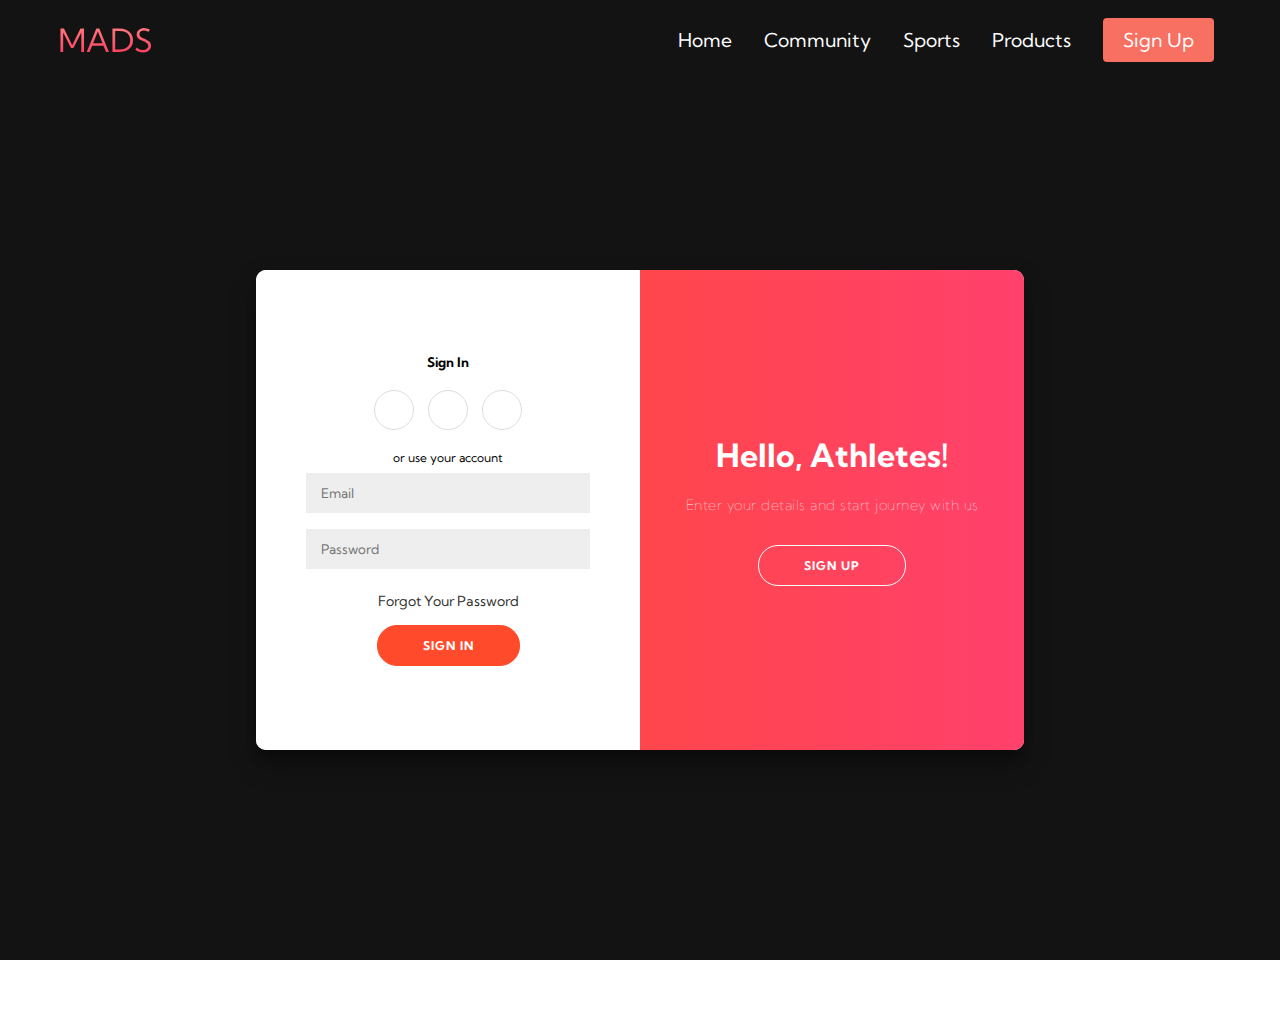
<file: signup.html>
<!DOCTYPE html>
<html lang="en">
  <head>
    <meta charset="UTF-8" />
    <meta name="viewport" content="width=device-width, initial-scale=1.0" />
    <title>Sign up</title>
    <link rel="stylesheet" href="styles.css" />
    <link
      rel="stylesheet"
      href="https://use.fontawesome.com/releases/v5.14.0/css/all.css"
      integrity="sha384-HzLeBuhoNPvSl5KYnjx0BT+WB0QEEqLprO+NBkkk5gbc67FTaL7XIGa2w1L0Xbgc"
      crossorigin="anonymous"
    />
    <link
      href="https://fonts.googleapis.com/css2?family=Kumbh+Sans:wght@400;700&display=swap"
      rel="stylesheet"
    />
  </head>
  <body>
    <!-- Navbar Section -->
    <nav class="navbar">
      <div class="navbar__container">
        <a href="/" id="navbar__logo"><i class="fas fa-gem"></i>MADS</a>
        <div class="navbar__toggle" id="mobile-menu">
          <span class="bar"></span> <span class="bar"></span>
          <span class="bar"></span>
        </div>
        <ul class="navbar__menu">
          <li class="navbar__item">
            <a href="/" class="navbar__links">Home</a>
          </li>
          <li class="navbar__item">
            <a href="/tech.html" class="navbar__links">Community</a>
          </li>
          <li class="navbar__item">
            <a href="/sports.html" class="navbar__links">Sports</a>
          </li>
          <li class="navbar__item">
            <a href="/products.html" class="navbar__links">Products</a>
          </li>
          <li class="navbar__btn">
            <a href="/sign-up" class="button">Sign Up</a>
          </li>
        </ul>
      </div>
    </nav>
    </body>

    <!-- -------------------------------------------------------------------------- -->
  <body1>
    <div class="container" id="container">
      <div class="form-container sign-up-container">
      
      <form action="">
        <h5>Create Account</h5>
        <div class="social-container">
          <a href="#" class="social"><i class="fa fa-facebook"></i></a>
          <a href="#" class="social"><i class="fa fa-google"></i></a>
          <a href="#" class="social"><i class="fa fa-linkedin"></i></a>
        </div>
        <span>or use your email for registration</span>
        <input type="text" name="name" placeholder="Name">
        <input type="email" name="email" placeholder="Email">
        <input type="password" name="password" placeholder="Password">
        <button>SignUp</button>
      </form>
      </div>
      <div class="form-container sign-in-container">
        <form action="#">
          <h5>Sign In</h5>
          <div class="social-container">
          <a href="#" class="social"><i class="fa fa-facebook"></i></a>
          <a href="#" class="social"><i class="fa fa-google"></i></a>
          <a href="#" class="social"><i class="fa fa-linkedin"></i></a>
        </div>
        <span>or use your account</span>
        <input type="email" name="email" placeholder="Email">
        <input type="password" name="password" placeholder="Password">
        <a1 href="#">Forgot Your Password</a1>
      


        <button>Sign In</button>
        </form>
      </div>
      <div class="overlay-container">
        <div class="overlay">
          <div class="overlay-panel overlay-left">
            <h1>Welcome Back!</h1>
            <p1>To keep connected with us please login with your personal info</p1>
            <button class="ghost" id="signIn">Sign In</button>
          </div>
          <div class="overlay-panel overlay-right">
            <h1>Hello, Athletes!</h1>
            <p1>Enter your details and start journey with us</p1>
            <button class="ghost" id="signUp">Sign Up</button>
          </div>
        </div>
      </div>
      </div>

      <script type="text/javascript">
        const signUpButton = document.getElementById('signUp');
        const signInButton = document.getElementById('signIn');
        const container = document.getElementById('container');
      
        signUpButton.addEventListener('click', () => {
          container.classList.add("right-panel-active");
        });
        signInButton.addEventListener('click', () => {
          container.classList.remove("right-panel-active");
        });
      </script>
  </body1>
    
  </html>
</file>
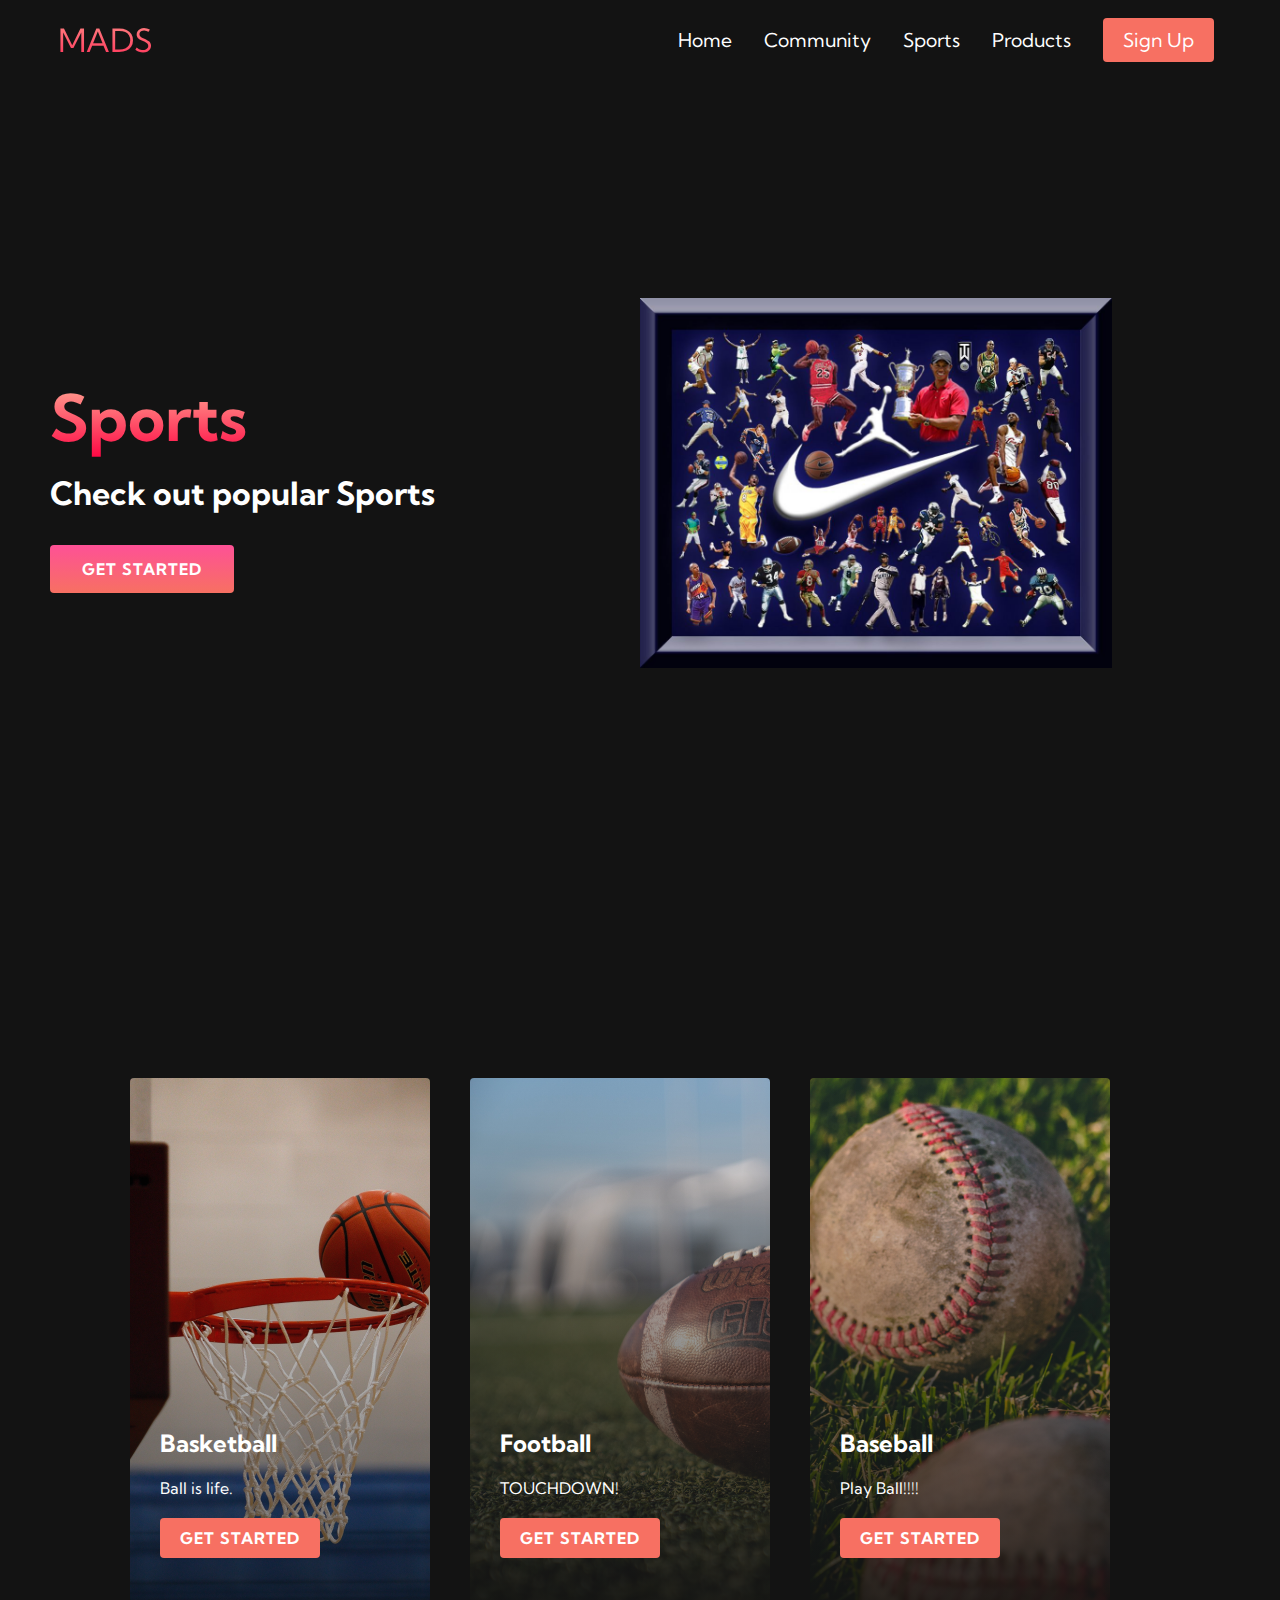
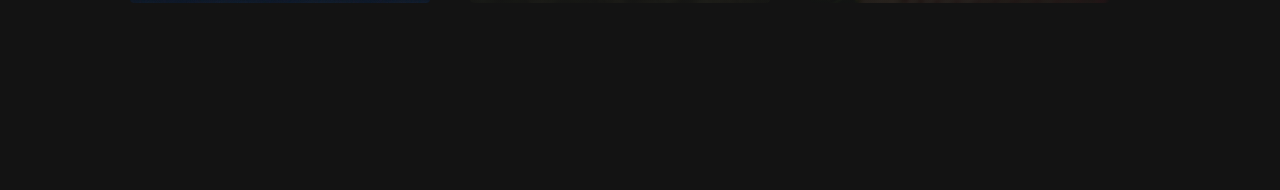
<file: sports.html>
<!DOCTYPE html>
<html lang="en">
  <head>
    <meta charset="UTF-8" />
    <meta name="viewport" content="width=device-width, initial-scale=1.0" />
    <title>Technologies</title>
    <link rel="stylesheet" href="styles.css" />
    <link
      rel="stylesheet"
      href="https://use.fontawesome.com/releases/v5.14.0/css/all.css"
      integrity="sha384-HzLeBuhoNPvSl5KYnjx0BT+WB0QEEqLprO+NBkkk5gbc67FTaL7XIGa2w1L0Xbgc"
      crossorigin="anonymous"
    />
    <link
      href="https://fonts.googleapis.com/css2?family=Kumbh+Sans:wght@400;700&display=swap"
      rel="stylesheet"
    />
  </head>
  <body>
    <!-- Navbar Section -->
    <nav class="navbar">
      <div class="navbar__container">
        <a href="/" id="navbar__logo"><i class="fas fa-gem"></i>MADS</a>
        <div class="navbar__toggle" id="mobile-menu">
          <span class="bar"></span> <span class="bar"></span>
          <span class="bar"></span>
        </div>
        <ul class="navbar__menu">
          <li class="navbar__item">
            <a href="/" class="navbar__links">Home</a>
          </li>
          <li class="navbar__item">
            <a href="/tech.html" class="navbar__links">Community</a>
          </li>
          <li class="navbar__item">
            <a href="/sports.html" class="navbar__links">Sports</a>
          </li>
          <li class="navbar__item">
            <a href="/products.html" class="navbar__links">Products</a>
          </li>
          <li class="navbar__btn">
            <a href="/sign-up" class="button">Sign Up</a>
          </li>
        </ul>
      </div>
    </nav>


    <div class="main">
      <div class="main__container">
        <div class="main__content">
          <h1>Sports</h1>
          <p>Check out popular Sports</p>
          
          <button class="main__btn"><a href="#">Get Started</a></button>
        </div>
        <div class="main__img-container">
          <img id="main__img" src="images/image4.jpg" />
        </div>
      </div>
    </div>

    <div class="services1">
      <div class="services__container">
        <div class="services1__card">
          <h2>Basketball</h2>
          <p>Ball is life.</p>
          <a href="/basketball.html"></a>
          <button><a href="/basketball.html">Get Started</a></button>
        </div>
        <div class="services1__card">
          <h2>Football</h2>
          <p>TOUCHDOWN!</p>
          <a href="/sports.html">
          <button>Get Started</button>
          </a>
        </div>
        <div class="services1__card">
          <h2>Baseball</h2>
          <p>Play Ball!!!!</p>
          <a href="/sports.html">
          <button>Get Started</button>
          </a>
        </div>
      <div>
    <div>
    <script src="app.js"></script>
  </body>
  
</html>
</file>
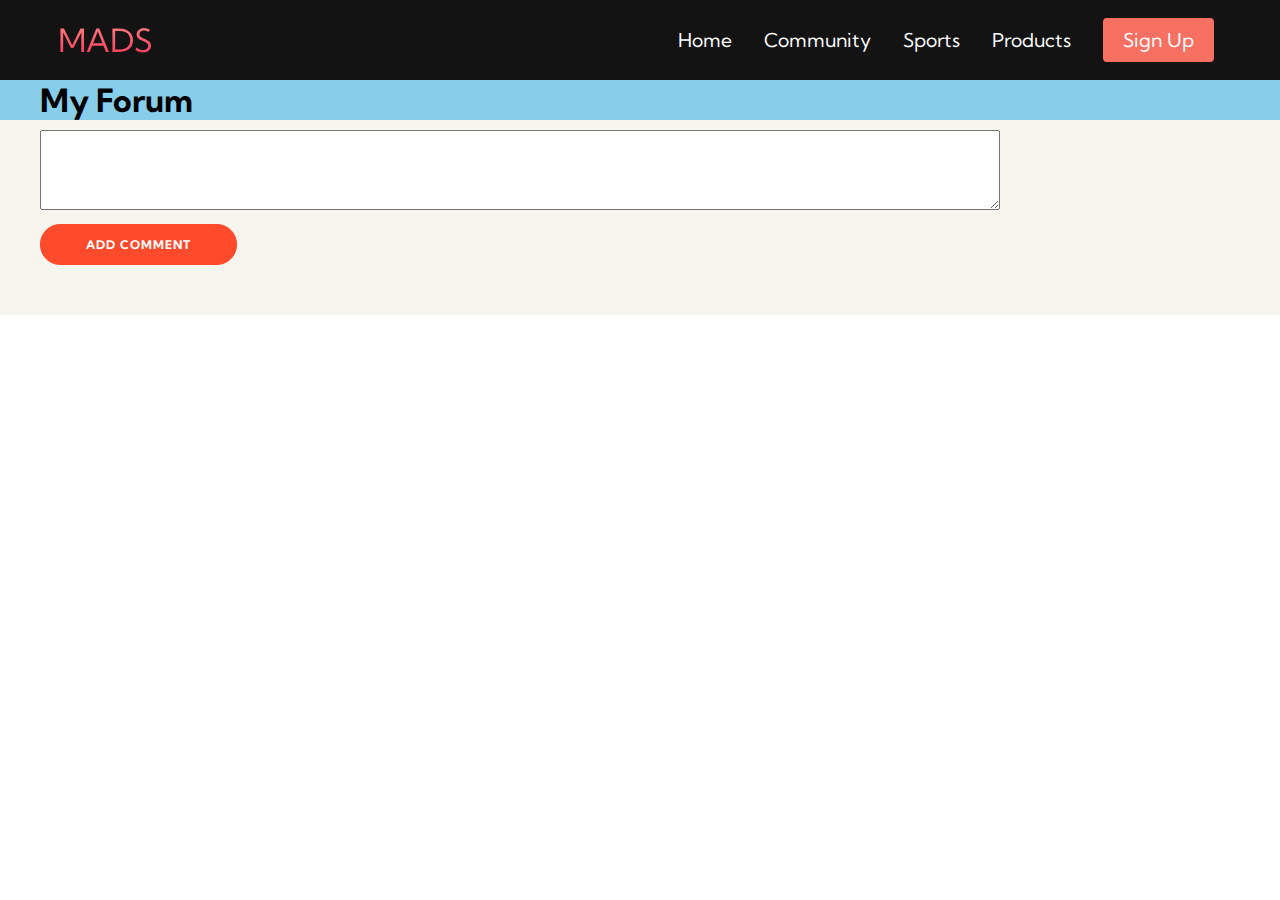
<file: tech.html>
<!DOCTYPE html>
<html lang="en">
  <head>
    <meta charset="UTF-8" />
    <meta name="viewport" content="width=device-width, initial-scale=1.0" />
    <title>Forum</title>
    <link rel="stylesheet" href="styles.css" />
    <link
      rel="stylesheet"
      href="https://use.fontawesome.com/releases/v5.14.0/css/all.css"
      integrity="sha384-HzLeBuhoNPvSl5KYnjx0BT+WB0QEEqLprO+NBkkk5gbc67FTaL7XIGa2w1L0Xbgc"
      crossorigin="anonymous"
    />
    <link
      href="https://fonts.googleapis.com/css2?family=Kumbh+Sans:wght@400;700&display=swap"
      rel="stylesheet"
    />
  </head>
  <body>
    <!-- Navbar Section -->
    <nav class="navbar">
      <div class="navbar__container">
        <a href="/" id="navbar__logo"><i class="fas fa-gem"></i>MADS</a>
        <div class="navbar__toggle" id="mobile-menu">
          <span class="bar"></span> <span class="bar"></span>
          <span class="bar"></span>
        </div>
        <ul class="navbar__menu">
          <li class="navbar__item">
            <a href="/" class="navbar__links">Home</a>
          </li>
          <li class="navbar__item">
            <a href="/tech.html" class="navbar__links">Community</a>
          </li>
          <li class="navbar__item">
            <a href="/sports.html" class="navbar__links">Sports</a>
          </li>
          <li class="navbar__item">
            <a href="/products.html" class="navbar__links">Products</a>
          </li>
          <li class="navbar__btn">
            <a href="/sign-up" class="button">Sign Up</a>
          </li>
        </ul>
      </div>
    </nav>

    <div class="top-bar">
      <h1>
          My Forum
      </h1>
  </div>
  <div class="main">
      <div class="header">
      </div>
      <textarea></textarea>
      <button>add comment</button>
      <div class="comments">
      </div>
  </div>
  <script src="app.js"></script>
  <script>
      var id = window.location.search.slice(1);
      var thread = threads.find(t => t.id == id);
      var header = document.querySelector('.header');
      var headerHtml = `
          <h4 class="title">
              ${thread.title}
          </h4>
          <div class="bottom">
              <p class="timestamp">
                  ${new Date(thread.date).toLocaleString()}
              </p>
              <p class="comment-count">
                  ${thread.comments.length} comments
              </p>
          </div>
      `
      header.insertAdjacentHTML('beforeend', headerHtml)

      function addComment(comment) {
          var commentHtml = `
              <div class="comment">
                  <div class="top-comment">
                      <p class="user">
                          ${comment.author}
                      </p>
                      <p class="comment-ts">
                          ${new Date(comment.date).toLocaleString()}
                      </p>
                  </div>
                  <div class="comment-content">
                      ${comment.content}
                  </div>
              </div>
          `
          comments.insertAdjacentHTML('beforeend', commentHtml);
      }

      var comments = document.querySelector('.comments');
      for (let comment of thread.comments) {
          addComment(comment);
      }

      var btn = document.querySelector('button');
      btn.addEventListener('click', function() {
          var txt = document.querySelector('textarea');
          var comment = {
              content: txt.value,
              date: Date.now(),
              author: 'Aaron'
          }
          addComment(comment);
          txt.value = '';
          thread.comments.push(comment);
          localStorage.setItem('threads', JSON.stringify(threads));
      })
  </script>
  <style>

      a {
          text-decoration: none;
          color: black;
      }
      h1, h4, ol {
          margin: 0;
      }
      p {
          margin: 5px 0;
      }
      textarea {
          width: 80%;
          height: 80px;
      }
      button {
          display: block;
          margin: 10px 0;
      }
      .top-bar {
          background-color: skyblue;
          padding: 0 40px;
      }
      .main {
          background-color: #F6F6EF;
          padding: 10px 40px;
      }
      .comments {
          margin: 40px 0;
      }
      .comment {
          margin: 10px 0;
      }
      .row {
          padding: 5px 0;
      }
      .bottom, .top-comment {
          display: flex;
          color: grey;
          font-size: 12px;
      }
      .timestamp {
          padding-right: 10px;
      }
      .comment-ts {
          padding-left: 10px;
      }
  </style>
  <script src="app.js"></script>
  </body>
  
</html>
</file>
<file: styles.css>
* {
    box-sizing: border-box;
    margin: 0;
    padding: 0;
    font-family: 'Kumbh Sans', sans-serif;
  }
  
  .navbar {
    background: #131313;
    height: 80px;
    display: flex;
    justify-content: center;
    align-items: center;
    font-size: 1.2rem;
    position: sticky;
    top: 0;
    z-index: 999;
  }
  
  .navbar__container {
    display: flex;
    justify-content: space-between;
    height: 80px;
    z-index: 1;
    width: 100%;
    max-width: 1300px;
    margin-right: auto;
    margin-left: auto;
    padding-right: 50px;
    padding-left: 50px;
  }
  
  #navbar__logo {
    background-color: #ff8177;
    background-image: linear-gradient(to top, #ff0844 0%, #ffb199 100%);
    background-size: 100%;
    -webkit-background-clip: text;
    background-clip: text;

    -moz-background-clip: text;
    -webkit-text-fill-color: transparent;
    -moz-text-fill-color: transparent;
    display: flex;
    align-items: center;
    cursor: pointer;
    text-decoration: none;
    font-size: 2rem;
  }
  
  .fa-gem {
    margin-right: 0.5rem;
  }
  
  .navbar__menu {
    display: flex;
    align-items: center;
    list-style: none;
    text-align: center;
  }
  
  .navbar__item {
    height: 80px;
  }
  
  .navbar__links {
    color: #fff;
    display: flex;
    align-items: center;
    justify-content: center;
    text-decoration: none;
    padding: 0 1rem;
    height: 100%;
  }
  
  .navbar__btn {
    display: flex;
    justify-content: center;
    align-items: center;
    padding: 0 1rem;
    width: 100%;
  }
  
  .button {
    display: flex;
    justify-content: center;
    align-items: center;
    text-decoration: none;
    padding: 10px 20px;
    height: 100%;
    width: 100%;
    border: none;
    outline: none;
    border-radius: 4px;
    background: #f77062;
    color: #fff;
  }
  
  .button:hover {
    background: #4837ff;
    transition: all 0.3s ease;
  }
  
  .navbar__links:hover {
    color: #f77062;
    transition: all 0.3s ease;
  }
  
  @media screen and (max-width: 960px) {
    .navbar__container {
      display: flex;
      justify-content: space-between;
      height: 80px;
      z-index: 1;
      width: 100%;
      max-width: 1300px;
      padding: 0;
    }
  
    .navbar__menu {
      display: grid;
      grid-template-columns: auto;
      margin: 0;
      width: 100%;
      position: absolute;
      top: -1000px;
      opacity: 1;
      transition: all 0.5s ease;
      height: 50vh;
      z-index: -1;
    }
  
    .navbar__menu.active {
      background: #131313;
      top: 100%;
      opacity: 1;
      transition: all 0.5s ease;
      z-index: 99;
      height: 50vh;
      font-size: 1.6rem;
    }
  
    #navbar__logo {
      padding-left: 25px;
    }
  
    .navbar__toggle .bar {
      width: 25px;
      height: 3px;
      margin: 5px auto;
      transition: all 0.3s ease-in-out;
      background: #fff;
    }
  
    .navbar__item {
      width: 100%;
    }
  
    .navbar__links {
      text-align: center;
      padding: 2rem;
      width: 100%;
      display: table;
    }
  
    .navbar__btn {
      padding-bottom: 2rem;
    }
  
    .button {
      display: flex;
      justify-content: center;
      align-items: center;
      width: 80%;
      height: 80px;
      margin: 0;
    }
  
    #mobile-menu {
      position: absolute;
      top: 20%;
      right: 5%;
      transform: translate(5%, 20%);
    }
  
    .navbar__toggle .bar {
      display: block;
      cursor: pointer;
    }
  
    #mobile-menu.is-active .bar:nth-child(2) {
      opacity: 0;
    }
  
    #mobile-menu.is-active .bar:nth-child(1) {
      transform: translateY(8px) rotate(45deg);
    }
  
    #mobile-menu.is-active .bar:nth-child(3) {
      transform: translateY(-8px) rotate(-45deg);
    }
  }
  /************************************** Sign in and login  **********************************/
  @import url('https://fonts.googleapis.com/css?family=Montserrat:400,800');


body1 {
	background: #131313;
	display: flex;
	justify-content: center;
	align-items: center;
	flex-direction: column;
	font-family: 'Montserrat', sans-serif;
	height: 100vh;
	margin: -20px 0 50px;
}

h5 {
	font-weight: bold;
	margin: 0;
}

h6 {
	text-align: center;
}

p1 {
	font-size: 14px;
	font-weight: 100;
	line-height: 20px;
	letter-spacing: 0.5px;
	margin: 20px 0 30px;
}

span {
	font-size: 12px;
}

a1 {
	color: #333;
	font-size: 14px;
	text-decoration: none;
	margin: 15px 0;
}

button {
	border-radius: 20px;
	border: 1px solid #FF4B2B;
	background-color: #FF4B2B;
	color: #FFFFFF;
	font-size: 12px;
	font-weight: bold;
	padding: 12px 45px;
	letter-spacing: 1px;
	text-transform: uppercase;
	transition: transform 80ms ease-in;
}

button:active {
	transform: scale(0.95);
}

button:focus {
	outline: none;
}

button.ghost {
	background-color: transparent;
	border-color: #FFFFFF;
}

form {
	background-color: #FFFFFF;
	display: flex;
	align-items: center;
	justify-content: center;
	flex-direction: column;
	padding: 0 50px;
	height: 100%;
	text-align: center;
}

input {
	background-color: #eee;
	border: none;
	padding: 12px 15px;
	margin: 8px 0;
	width: 100%;
}

.container {
	background-color: #fff;
	border-radius: 10px;
  	box-shadow: 0 14px 28px rgba(0,0,0,0.25), 
			0 10px 10px rgba(0,0,0,0.22);
	position: relative;
	overflow: hidden;
	width: 768px;
	max-width: 100%;
	min-height: 480px;
}

.form-container {
	position: absolute;
	top: 0;
	height: 100%;
	transition: all 0.6s ease-in-out;
}

.sign-in-container {
	left: 0;
	width: 50%;
	z-index: 2;
}

.container.right-panel-active .sign-in-container {
	transform: translateX(100%);
}

.sign-up-container {
	left: 0;
	width: 50%;
	opacity: 0;
	z-index: 1;
}

.container.right-panel-active .sign-up-container {
	transform: translateX(100%);
	opacity: 1;
	z-index: 5;
	animation: show 0.6s;
}

@keyframes show {
	0%, 49.99% {
		opacity: 0;
		z-index: 1;
	}
	
	50%, 100% {
		opacity: 1;
		z-index: 5;
	}
}

.overlay-container {
	position: absolute;
	top: 0;
	left: 50%;
	width: 50%;
	height: 100%;
	overflow: hidden;
	transition: transform 0.6s ease-in-out;
	z-index: 100;
}

.container.right-panel-active .overlay-container{
	transform: translateX(-100%);
}

.overlay {
	background: #FF416C;
	background: -webkit-linear-gradient(to right, #FF4B2B, #FF416C);
	background: linear-gradient(to right, #FF4B2B, #FF416C);
	background-repeat: no-repeat;
	background-size: cover;
	background-position: 0 0;
	color: #FFFFFF;
	position: relative;
	left: -100%;
	height: 100%;
	width: 200%;
  	transform: translateX(0);
	transition: transform 0.6s ease-in-out;
}

.container.right-panel-active .overlay {
  	transform: translateX(50%);
}

.overlay-panel {
	position: absolute;
	display: flex;
	align-items: center;
	justify-content: center;
	flex-direction: column;
	padding: 0 40px;
	text-align: center;
	top: 0;
	height: 100%;
	width: 50%;
	transform: translateX(0);
	transition: transform 0.6s ease-in-out;
}

.overlay-left {
	transform: translateX(-20%);
}

.container.right-panel-active .overlay-left {
	transform: translateX(0);
}

.overlay-right {
	right: 0;
	transform: translateX(0);
}

.container.right-panel-active .overlay-right {
	transform: translateX(20%);
}

.social-container {
	margin: 20px 0;
}

.social-container a {
	border: 1px solid #DDDDDD;
	border-radius: 50%;
	display: inline-flex;
	justify-content: center;
	align-items: center;
	margin: 0 5px;
	height: 40px;
	width: 40px;
}
  
  
  /************************************** Main Content CSS **********************************/
  .main {
    background-color: #141414;
  }
  
  .main__container {
    display: grid;
    grid-template-columns: 1fr 1fr;
    align-items: center;
    justify-self: center;
    margin: 0 auto;
    height: 90vh;
    background-color: #131313; 
    z-index: 1;
    width: 100%;
    max-width: 1300px;
    padding-right: 50px;
    padding-left: 50px;
  }
  
  .main__content {
    color: #fff;
    width: 100%;
  }
  
  .main__content h1 {
    font-size: 4rem;
    background-color: #ff8177;
    background-image: linear-gradient(to top, #ff0844 0%, #ffb199 100%);
    background-size: 100%;
    -webkit-background-clip: text;
    background-clip: text;
    -moz-background-clip: text;
    -webkit-text-fill-color: transparent;
    -moz-text-fill-color: transparent;
  }
  
  .main__content h2 {
    font-size: 4rem;
    margin-top: 10px;
    background-color: #ff8177;
    background-image: linear-gradient(-20deg, #b721ff 0%, #21d4fd 100%);
    background-size: 100%;
    -webkit-background-clip: text;
    background-clip: text;
    -moz-background-clip: text;
    -webkit-text-fill-color: transparent;
    -moz-text-fill-color: transparent;
  }
  
  .main__content p {
    margin-top: 1rem;
    font-size: 2rem;
    font-weight: 700;
  }
  
  .main__btn {
    font-size: 1rem;
    background-image: linear-gradient(to top, #f77062 0%, #fe5196 100%);
    padding: 14px 32px;
    border: none;
    border-radius: 4px;
    color: #fff;
    margin-top: 2rem;
    cursor: pointer;
    position: relative;
    transition: all 0.35s;
    outline: none;
  }
  
  .main__btn a {
    position: relative;
    z-index: 2;
    color: #fff;
    text-decoration: none;
  }
  
  .main__btn:after {
    position: absolute;
    content: '';
    top: 0;
    left: 0;
    width: 0;
    height: 100%;
    background: #4837ff;
    transition: all 0.35s;
    border-radius: 4px;
  }
  
  .main__btn:hover {
    color: #fff;
  }
  
  .main__btn:hover:after {
    width: 100%;
  }
  
  .main__img--container {
    text-align: center;
  }
  
  #main__img {
    height: 80%;
    width: 80%;
  }
  
  /**************************************** Mobile Responsive *************************************/
  @media screen and (max-width: 768px) {
    .main__container {
      display: grid;
      grid-template-columns: auto;
      align-items: center;
      justify-self: center;
      width: 100%;
      margin: 0 auto;
      height: 90vh;
    }
  
    .main__content {
      text-align: center;
      margin-bottom: 4rem;
    }
  
    .main__content h1 {
      font-size: 2.5rem;
      margin-top: 2rem;
    }
  
    .main__content h2 {
      font-size: 3rem;
    }
  
    .main__content p {
      margin-top: 1rem;
      font-size: 1.5rem;
    }
  }
  
  @media screen and (max-width: 480px) {
    .main__content h1 {
      font-size: 2rem;
      margin-top: 3rem;
    }
  
    .main__content h2 {
      font-size: 2rem;
    }
  
    .main__content p {
      margin-top: 2rem;
      font-size: 1.5rem;
    }
  
    .main__btn {
      padding: 12px 36px;
      margin: 2.5rem 0;
    }
  }
  
  

  /********************************* Services Section ******************************************/
  .services {
    background: #131313;
    display: flex;
    flex-direction: column;
    justify-content: center;
    align-items: center;
    height: 100vh;
  }
  
  .services h1 {
    background-color: #ff8177;
    background-image: linear-gradient(
      to right,
      #ff8177 0%,
      #ff867a 0%,
      #ff8c7f 21%,
      #f99185 52%,
      #cf556c 78%,
      #b12a5b 100%
    );
    background-size: 100%;
    -webkit-background-clip: text;
    background-clip: text;
    -moz-background-clip: text;
    -webkit-text-fill-color: transparent;
    -moz-text-fill-color: transparent;
    margin-bottom: 5rem;
    font-size: 2.5rem;
  }
  
  .services__container {
    display: flex;
    justify-content: center;
    flex-wrap: wrap;
  }
  
  .services__card {
    margin: 1rem;
    height: 525px;
    width: 400px;
    border-radius: 4px;
    background-image: linear-gradient(
        to bottom,
        rgba(0, 0, 0, 0) 0%,
        rgba(17, 17, 17, 0.6) 100%
      ),
      url('/images/pic5.jpg');
    background-size: cover;
    position: relative;
    color: #fff;
  }
  
  .services__card:before {
    opacity: 0.2;
  }
  
  .services__card:nth-child(2) {
    background-image: linear-gradient(
        to bottom,
        rgba(0, 0, 0, 0) 0%,
        rgba(17, 17, 17, 0.9) 100%
      ),
      url('/images/pic7.jpg');
  }
  
  .services__card h2 {
    position: absolute;
    top: 350px;
    left: 30px;
  }
  
  .services__card p {
    position: absolute;
    top: 400px;
    left: 30px;
  }
  
  .services__card button {
    color: #fff;
    padding: 10px 20px;
    border: none;
    outline: none;
    border-radius: 4px;
    background: #f77062;
    position: absolute;
    top: 440px;
    left: 30px;
    font-size: 1rem;
  }

  
  .services__card button:hover {
    cursor: pointer;
  }
  
  .services__card:hover {
    transform: scale(1.075);
    transition: 0.2s ease-in;
    cursor: pointer;
  }
  
  @media screen and (max-width: 960px) {
    .services {
      height: 1600px;
    }
  
    .services h1 {
      font-size: 2rem;
      margin-top: 12rem;
    }
  }
  
  @media screen and (max-width: 480px) {
    .services {
      height: 1400px;
    }
  
    .services h1 {
      font-size: 1.2rem;
    }
  
    .services__card {
      width: 300px;
    }
  }
  
  /******************************** Footer CSS **********************************/
  .footer__container {
    background-color: #141414;
    padding: 5rem 0;
    display: flex;
    flex-direction: column;
    justify-content: center;
    align-items: center;
  }
  
  #footer__logo {
    color: #fff;
    display: flex;
    align-items: center;
    cursor: pointer;
    text-decoration: none;
    font-size: 2rem;
  }
  
  .footer__links {
    width: 100%;
    max-width: 1000px;
    display: flex;
    justify-content: center;
  }
  
  .footer__link--wrapper {
    display: flex;
  }
  
  .footer__link--items {
    display: flex;
    flex-direction: column;
    align-items: flex-start;
    margin: 16px;
    text-align: left;
    width: 160px;
    box-sizing: border-box;
  }
  
  .footer__link--items h2 {
    margin-bottom: 16px;
  }
  
  .footer__link--items > h2 {
    color: #fff;
  }
  
  .footer__link--items a {
    color: #fff;
    text-decoration: none;
    margin-bottom: 0.5rem;
  }
  
  .footer__link--items a:hover {
    color: #e9e9e9;
    transition: 0.3s ease-out;
  }
  
  /* Social Icons */
  .social__icon--link {
    color: #fff;
    font-size: 24px;
  }
  
  .social__media {
    max-width: 1000px;
    width: 100%;
  }
  
  .social__media--wrap {
    display: flex;
    justify-content: space-between;
    align-items: center;
    width: 90%;
    max-width: 1000px;
    margin: 40px auto 0 auto;
  }
  
  .social__icons {
    display: flex;
    justify-content: space-between;
    align-items: center;
    width: 240px;
  }
  
  .social__logo {
    color: #fff;
    justify-self: start;
    margin-left: 20px;
    cursor: pointer;
    text-decoration: none;
    font-size: 2rem;
    display: flex;
    align-items: center;
    margin-bottom: 16px;
  }
  
  .website__rights {
    color: #fff;
  }
  
  @media screen and (max-width: 820px) {
    .footer__links {
      padding-top: 2rem;
    }
  
    #footer__logo {
      margin-bottom: 2rem;
    }
  
    .website__rights {
      margin-bottom: 2rem;
    }
  
    .footer__link--wrapper {
      flex-direction: column;
    }
  
    .social__media--wrap {
      flex-direction: column;
    }
  }
  
  @media screen and (max-width: 480px) {
    .footer__link--items {
      margin: 0;
      padding: 10px;
      width: 100%;
    }
  }




/********************************tech.html*****************************************/
   /******************************** Services1 Section Sports****************************/
   .services1 {
    background: #131313; 
    display: flex;
    flex-direction: column;
    justify-content: center;
    align-items: center;
    height: 100vh;
  }
  
  .services1 h1 {
    background-color: #ff8177;
    background-image: linear-gradient(
      to right,
      #ff8177 0%,
      #ff867a 0%,
      #ff8c7f 21%,
      #f99185 52%,
      #cf556c 78%,
      #b12a5b 100%
    );
    background-size: 100%;
    -webkit-background-clip: text;
    background-clip: text;
    -moz-background-clip: text;
    -webkit-text-fill-color: transparent;
    -moz-text-fill-color: transparent;
    margin-bottom: 5rem;
    font-size: 2.5rem;
  }
  
  .services1__container {
    display: flex;
    justify-content: center;
    flex-wrap: wrap;
  }
  
  .services1__card {
    /* margin: 1rem;  */
    height: 525px;
    width: 300px;
    border-radius: 4px;
    margin-right: 40px; 
    background-image: linear-gradient(
        to bottom,
        rgba(0, 0, 0, 0) 0%,
        rgba(17, 17, 17, 0.6) 100%
      ),
      url('/images/image1.jpg');
    background-size: cover;
    position: relative;
    color: #fff; 
  }
  
  .services1__card:before {
    opacity: 0.2;
  }
  
  .services1__card:nth-child(2) {
    background-image: linear-gradient(
        to bottom,
        rgba(0, 0, 0, 0) 0%,
        rgba(17, 17, 17, 0.9) 100%
      ),
      url('/images/image2.jpg');
  }
  .services1__card:nth-child(3) {
    background-image: linear-gradient(
        to bottom,
        rgba(0, 0, 0, 0) 0%,
        rgba(17, 17, 17, 0.9) 100%
      ),
      url('/images/image3.jpg');
  }
  
  
  .services1__card h2 {
    position: absolute;
    top: 350px;
    left: 30px;
  }
  
  .services1__card p {
    position: absolute;
    top: 400px;
    left: 30px;
  }
  
  .services1__card button {
    color: #fff;
    padding: 10px 20px;
    border: none;
    outline: none;
    border-radius: 4px;
    background: #f77062;
    position: absolute;
    top: 440px;
    left: 30px;
    font-size: 1rem;
  }
  .services1__card button a{
    text-decoration: none;
    color: #fff;
    position: relative;
  }
  
  .services1__card button:hover {
    cursor: pointer;
  }
  
  .services1__card:hover {
    transform: scale(1.075);
    transition: 0.2s ease-in;
    cursor: pointer;
  }
  
  @media screen and (max-width: 960px) {
    .services1 {
      height: 1600px;
    }
  
    .services1 h1 {
      font-size: 2rem;
      margin-top: 12rem;
    }
  }
  
  @media screen and (max-width: 480px) {
    .services1 {
      height: 1400px;
    }
  
    .services1 h1 {
      font-size: 1.2rem;
    }
  
    .services1__card {
      width: 300px;
    }
  }

  /********************************basketball.html*****************************************/
   /******************************** ServicesBKB Section Sports****************************/
   .dropdown {
    display: inline-block;
    position: relative;
  }
  .dropdown-content {
    display: none;
    position: absolute;
    width: 100%;
    overflow: auto;
    background-color: #FF4B2B;
    box-shadow: 0px 10px 10px 0px rgba(0, 0, 0, 0.4);
  }
  .dropdown:hover .dropdown-content {
    display: block;
  }
  .dropdown-content a {
    display: block;
    color: #FFFFFF;
    padding: 5px;
    text-decoration: none;
  }
  .dropdown-content a:hover {
    color: #FFFFFF;
    background-color: #ff8177;
  }



   .servicesBKB {
    background: #131313; 
    display: flex;
    flex-direction: column;
    justify-content: center;
    align-items: center;
    height: 100vh;
  }
  
  .servicesBKB h1 {
    background-color: #ff8177;
    background-image: linear-gradient(
      to right,
      #ff8177 0%,
      #ff867a 0%,
      #ff8c7f 21%,
      #f99185 52%,
      #cf556c 78%,
      #b12a5b 100%
    );
    background-size: 100%;
    -webkit-background-clip: text;
    background-clip: text;
    -moz-background-clip: text;
    -webkit-text-fill-color: transparent;
    -moz-text-fill-color: transparent;
    margin-bottom: 5rem;
    font-size: 2.5rem;
  }
  
  .servicesBKB__container {
    display: flex;
    justify-content: center;
    flex-wrap: wrap;
  }
  
  .servicesBKB__card {
    /* margin: 1rem;  */
    height: 525px;
    width: 300px;
    border-radius: 4px;
    margin-right: 40px; 
    background-image: linear-gradient(
        to bottom,
        rgba(0, 0, 0, 0) 0%,
        rgba(17, 17, 17, 0.6) 100%
      ),
      url('/images/image5.jpg');
    background-size: cover;
    position: relative;
    color: #fff; 
  }
  
  .servicesBKB__card:before {
    opacity: 0.2;
  }
  
  .servicesBKB__card:nth-child(2) {
    background-image: linear-gradient(
        to bottom,
        rgba(0, 0, 0, 0) 0%,
        rgba(17, 17, 17, 0.9) 100%
      ),
      url('/images/image6.jpg');
  }
  .servicesBKB__card:nth-child(3) {
    background-image: linear-gradient(
        to bottom,
        rgba(0, 0, 0, 0) 0%,
        rgba(17, 17, 17, 0.9) 100%
      ),
      url('/images/image7.jpg');
  }
  
  
  .servicesBKB__card h2 {
    position: absolute;
    top: 350px;
    left: 30px;
  }
  
  .servicesBKB__card p {
    position: absolute;
    top: 400px;
    left: 30px;
  }
  
  .servicesBKB__card button {
    color: #fff;
    padding: 10px 20px;
    border: none;
    outline: none;
    border-radius: 4px;
    background: #f77062;
    position: absolute;
    top: 440px;
    left: 30px;
    font-size: 1rem;
  }
  .servicesBKB__card button a{
    text-decoration: none;
    color: #fff;
    position: relative;
  }
  
  .servicesBKB__card button:hover {
    cursor: pointer;
  }
  
  .servicesBKB__card:hover {
    transform: scale(1.075);
    transition: 0.2s ease-in;
    cursor: pointer;
  }
  
  @media screen and (max-width: 960px) {
    .servicesBKB {
      height: 1600px;
    }
  
    .servicesBKB h1 {
      font-size: 2rem;
      margin-top: 12rem;
    }
  }
  
  @media screen and (max-width: 480px) {
    .servicesBKB {
      height: 1400px;
    }
  
    .servicesBKB h1 {
      font-size: 1.2rem;
    }
  
    .servicesBKB__card {
      width: 300px;
    }
  }


/*===================================================================================================*/
  /* The sidebar menu */
.sidenav {
  height: 100%; /* Full-height: remove this if you want "auto" height */
  width: 160px; /* Set the width of the sidebar */
  position: fixed; /* Fixed Sidebar (stay in place on scroll) */
  z-index: 1; /* Stay on top */
  top: 1; /* Stay at the top */
  left: 0;
  background-color: #111; /* Black */
  overflow-x: hidden; /* Disable horizontal scroll */
  padding-top: 20px;
}

/* The navigation menu links */
.sidenav a {
  padding: 6px 8px 6px 16px;
  text-decoration: none;
  font-size: 25px;
  color: #fff;
  display: block;
}

/* When you mouse over the navigation links, change their color */
.sidenav a:hover {
  color: #f77062;
}

/* Style page content */
.mainMLKB {
  margin-left: 160px; /* Same as the width of the sidebar */
  padding: 0px 10px;
}

/* On smaller screens, where height is less than 450px, change the style of the sidebar (less padding and a smaller font size) */
@media screen and (max-height: 450px) {
  .sidenav {padding-top: 15px;}
  .sidenav a {font-size: 18px;}

}


.mainMLKB {
  background-color:  #205c37;
  /*background-color: #1676dd;*/
}

.mainMLKB__container {
  display: grid;
  grid-template-columns: 1fr 1fr;
  align-items: center;
  justify-self: center;
  margin: 0 auto;
  height: 90vh;
  background-color: #205c37; 
  /*background-color: #1676dd;*/
  z-index: 1;
  width: 100%;
  max-width: 1300px;
  padding-right: 50px;
  padding-left: 50px;
}

.mainMLKB__content {
  color: #fff;
  width: 100%;
}

.mainMLKB__content h1 {
  font-size: 4rem;
  background-color: #ff8177;;
  background-image: linear-gradient(to top, #ff0844 0%, #ffb199 100%);
  background-size: 100%;
  -webkit-background-clip: text;
  background-clip: text;
  -moz-background-clip: text;
  -webkit-text-fill-color: transparent;
  -moz-text-fill-color: transparent;
}

.mainMLKB__content h2 {
  font-size: 4rem;
  margin-top: 10px;
  background-color: #ff8177;
  background-image: linear-gradient(-20deg, #b721ff 0%, #21d4fd 100%);
  background-size: 100%;
  -webkit-background-clip: text;
  background-clip: text;
  -moz-background-clip: text;
  -webkit-text-fill-color: transparent;
  -moz-text-fill-color: transparent;
}

.mainMLKB__content p {
  margin-top: 1rem;
  font-size: 2rem;
  font-weight: 700;
}

.mainMLKB__btn {
  font-size: 1rem;
  background-image: linear-gradient(to top, #f77062 0%, #fe5196 100%);
  padding: 14px 32px;
  border: none;
  border-radius: 4px;
  color: #fff;
  margin-top: 2rem;
  cursor: pointer;
  position: relative;
  transition: all 0.35s;
  outline: none;
}

.mainMLKB__btn a {
  position: relative;
  z-index: 2;
  color: #fff;
  text-decoration: none;
}

.mainMLKB__btn:after {
  position: absolute;
  content: '';
  top: 0;
  left: 0;
  width: 0;
  height: 100%;
  background: #4837ff;
  transition: all 0.35s;
  border-radius: 4px;
}

.mainMLKB__btn:hover {
  color: #fff;
}

.mainMLKB__btn:hover:after {
  width: 100%;
}

.mainMLKB__img--container {
  text-align: center;
}

#mainMLKB__img {
  height: 50%;
  width: 50%;
}


.servicesMLKB {
  background: #0d60b8; 
  /*background: #2b6b44; */
  display: flex;
  flex-direction: column;
  justify-content: center;
  align-items: center;
  margin-left: 160px; /* Same as the width of the sidebar */
  padding: 0px 10px;
  height: 100vh;
}

.servicesMLKB h1 {
  background-color: #ff8177;
  background-image: linear-gradient(
    to right,
    #ff8177 0%,
    #ff867a 0%,
    #ff8c7f 21%,
    #f99185 52%,
    #cf556c 78%,
    #b12a5b 100%
  );
  background-size: 100%;
  -webkit-background-clip: text;
  background-clip: text;
  -moz-background-clip: text;
  -webkit-text-fill-color: transparent;
  -moz-text-fill-color: transparent;
  margin-bottom: 5rem;
  font-size: 2.5rem;
}

.servicesMLKB__container {
  display: flex;
  justify-content: center;
  flex-wrap: wrap;

}

.servicesMLKB__card {
  /* margin: 1rem;  */
  height: 400px;
  width: 800px;
  border-radius: 40px;
  margin-right: 40px; 
  margin-top: 0px;


  background-image: linear-gradient(
      to bottom,
      rgba(0, 0, 0, 0) 0%,
      rgba(17, 17, 17, 0.6) 100%
    ),
    url('/images/image8B.jpg');
  background-size: cover;
  position: relative;
  color: #fff; 
}

.servicesMLKB__card:before {
  opacity: 0.2;
}


.servicesMLKB__card h2 {
  position: absolute;
  top: 300px;
  left: 30px;
}

.servicesMLKB__card p {
  position: absolute;
  top: 400px;
  left: 30px;
}

.servicesMLKB__card button {
  color: #fff;
  padding: 10px 20px;
  border: none;
  outline: none;
  border-radius: 4px;
  background: #f77062;
  position: absolute;
  top: 440px;
  left: 30px;
  font-size: 1rem;
}
.servicesMLKB__card button a{
  text-decoration: none;
  color: #fff;
  position: relative;
}

.servicesMLKB__card button:hover {
  cursor: pointer;
}

.servicesMLKB__card:hover {
  transform: scale(1.075);
  transition: 0.2s ease-in;
  cursor: pointer;
}

@media screen and (max-width: 960px) {
  .servicesMLKB {
    height: 1600px;
  }

  .servicesMLKB h1 {
    font-size: 2rem;
    margin-top: 12rem;
  }
}

@media screen and (max-width: 480px) {
  .servicesMLKB {
    height: 1400px;
  }

  .servicesMLKB h1 {
    font-size: 1.2rem;
  }

  .servicesMLKB__card {
    width: 300px;
  }
}

/*===============================================================================================*/
#myBtn {
  display: none; /* Hidden by default */
  position: fixed; /* Fixed/sticky position */
  bottom: 20px; /* Place the button at the bottom of the page */
  right: 30px; /* Place the button 30px from the right */
  z-index: 99; /* Make sure it does not overlap */
  border: none; /* Remove borders */
  outline: none; /* Remove outline */
  background-color: red; /* Set a background color */
  color: white; /* Text color */
  cursor: pointer; /* Add a mouse pointer on hover */
  padding: 15px; /* Some padding */
  border-radius: 10px; /* Rounded corners */
  font-size: 18px; /* Increase font size */
}

#myBtn:hover {
  background-color: #555; /* Add a dark-grey background on hover */
}
</file>
<file: MLKB.css>
* {
    box-sizing: border-box;
    margin: 0;
    padding: 0;
    font-family: 'Kumbh Sans', sans-serif;
  }
  
  .navbar {
    background: #131313;
    height: 80px;
    display: flex;
    justify-content: center;
    align-items: center;
    font-size: 1.2rem;
    position: sticky;
    top: 0;
    z-index: 999;
  }
  
  .navbar__container {
    display: flex;
    justify-content: space-between;
    height: 80px;
    z-index: 1;
    width: 100%;
    max-width: 1300px;
    margin-right: auto;
    margin-left: auto;
    padding-right: 50px;
    padding-left: 50px;
  }
  
  #navbar__logo {
    background-color: #ff8177;
    background-image: linear-gradient(to top, #ff0844 0%, #ffb199 100%);
    background-size: 100%;
    -webkit-background-clip: text;
    background-clip: text;

    -moz-background-clip: text;
    -webkit-text-fill-color: transparent;
    -moz-text-fill-color: transparent;
    display: flex;
    align-items: center;
    cursor: pointer;
    text-decoration: none;
    font-size: 2rem;
  }
  
  .fa-gem {
    margin-right: 0.5rem;
  }
  
  .navbar__menu {
    display: flex;
    align-items: center;
    list-style: none;
    text-align: center;
  }
  
  .navbar__item {
    height: 80px;
  }
  
  .navbar__links {
    color: #fff;
    display: flex;
    align-items: center;
    justify-content: center;
    text-decoration: none;
    padding: 0 1rem;
    height: 100%;
  }
  
  .navbar__btn {
    display: flex;
    justify-content: center;
    align-items: center;
    padding: 0 1rem;
    width: 100%;
  }
  
  .button {
    display: flex;
    justify-content: center;
    align-items: center;
    text-decoration: none;
    padding: 10px 20px;
    height: 100%;
    width: 100%;
    border: none;
    outline: none;
    border-radius: 4px;
    background: #f77062;
    color: #fff;
  }
  
  .button:hover {
    background: #4837ff;
    transition: all 0.3s ease;
  }
  
  .navbar__links:hover {
    color: #f77062;
    transition: all 0.3s ease;
  }
  
  @media screen and (max-width: 960px) {
    .navbar__container {
      display: flex;
      justify-content: space-between;
      height: 80px;
      z-index: 1;
      width: 100%;
      max-width: 1300px;
      padding: 0;
    }
  
    .navbar__menu {
      display: grid;
      grid-template-columns: auto;
      margin: 0;
      width: 100%;
      position: absolute;
      top: -1000px;
      opacity: 1;
      transition: all 0.5s ease;
      height: 50vh;
      z-index: -1;
    }
  
    .navbar__menu.active {
      background: #131313;
      top: 100%;
      opacity: 1;
      transition: all 0.5s ease;
      z-index: 99;
      height: 50vh;
      font-size: 1.6rem;
    }
  
    #navbar__logo {
      padding-left: 25px;
    }
  
    .navbar__toggle .bar {
      width: 25px;
      height: 3px;
      margin: 5px auto;
      transition: all 0.3s ease-in-out;
      background: #fff;
    }
  
    .navbar__item {
      width: 100%;
    }
  
    .navbar__links {
      text-align: center;
      padding: 2rem;
      width: 100%;
      display: table;
    }
  
    .navbar__btn {
      padding-bottom: 2rem;
    }
  
    .button {
      display: flex;
      justify-content: center;
      align-items: center;
      width: 80%;
      height: 80px;
      margin: 0;
    }
  
    #mobile-menu {
      position: absolute;
      top: 20%;
      right: 5%;
      transform: translate(5%, 20%);
    }
  
    .navbar__toggle .bar {
      display: block;
      cursor: pointer;
    }
  
    #mobile-menu.is-active .bar:nth-child(2) {
      opacity: 0;
    }
  
    #mobile-menu.is-active .bar:nth-child(1) {
      transform: translateY(8px) rotate(45deg);
    }
  
    #mobile-menu.is-active .bar:nth-child(3) {
      transform: translateY(-8px) rotate(-45deg);
    }
  }

  /*===================================================================================================*/
  /* The sidebar menu */
.sidenav {
    height: 100%; /* Full-height: remove this if you want "auto" height */
    width: 160px; /* Set the width of the sidebar */
    position: fixed; /* Fixed Sidebar (stay in place on scroll) */
    z-index: 1; /* Stay on top */
    top: 1; /* Stay at the top */
    left: 0;
    background-color: #111; /* Black */
    overflow-x: hidden; /* Disable horizontal scroll */
    padding-top: 20px;
  }
  
  /* The navigation menu links */
  .sidenav a {
    padding: 6px 8px 6px 16px;
    text-decoration: none;
    font-size: 25px;
    color: #fff;
    display: block;
  }
  
  /* When you mouse over the navigation links, change their color */
  .sidenav a:hover {
    color: #f77062;
  }
  
  /* Style page content */
  .mainMLKB {
    margin-left: 160px; /* Same as the width of the sidebar */
    padding: 0px 10px;
  }
  
  /* On smaller screens, where height is less than 450px, change the style of the sidebar (less padding and a smaller font size) */
  @media screen and (max-height: 450px) {
    .sidenav {padding-top: 15px;}
    .sidenav a {font-size: 18px;}
  
  }
  
  
  .mainMLKB {
    background-color:  #205c37;
    /*background-color: #1676dd;*/
  }
  
  .mainMLKB__container {
    display: grid;
    grid-template-columns: 1fr 1fr;
    align-items: center;
    justify-self: center;
    margin: 0 auto;
    height: 90vh;
    background-color: #205c37; 
    /*background-color: #1676dd;*/
    z-index: 1;
    width: 100%;
    max-width: 1300px;
    padding-right: 50px;
    padding-left: 50px;
  }
  
  .mainMLKB__content {
    color: #fff;
    width: 100%;
  }
  
  .mainMLKB__content h1 {
    font-size: 4rem;
    background-color: #ff8177;;
    background-image: linear-gradient(to top, #ff0844 0%, #ffb199 100%);
    background-size: 100%;
    -webkit-background-clip: text;
    background-clip: text;
    -moz-background-clip: text;
    -webkit-text-fill-color: transparent;
    -moz-text-fill-color: transparent;
  }
  
  .mainMLKB__content h2 {
    font-size: 4rem;
    margin-top: 10px;
    background-color: #ff8177;
    background-image: linear-gradient(-20deg, #b721ff 0%, #21d4fd 100%);
    background-size: 100%;
    -webkit-background-clip: text;
    background-clip: text;
    -moz-background-clip: text;
    -webkit-text-fill-color: transparent;
    -moz-text-fill-color: transparent;
  }
  
  .mainMLKB__content p {
    margin-top: 1rem;
    font-size: 2rem;
    font-weight: 700;
  }
  
  .mainMLKB__btn {
    font-size: 1rem;
    background-image: linear-gradient(to top, #f77062 0%, #fe5196 100%);
    padding: 14px 32px;
    border: none;
    border-radius: 4px;
    color: #fff;
    margin-top: 2rem;
    cursor: pointer;
    position: relative;
    transition: all 0.35s;
    outline: none;
  }
  
  .mainMLKB__btn a {
    position: relative;
    z-index: 2;
    color: #fff;
    text-decoration: none;
  }
  
  .mainMLKB__btn:after {
    position: absolute;
    content: '';
    top: 0;
    left: 0;
    width: 0;
    height: 100%;
    background: #4837ff;
    transition: all 0.35s;
    border-radius: 4px;
  }
  
  .mainMLKB__btn:hover {
    color: #fff;
  }
  
  .mainMLKB__btn:hover:after {
    width: 100%;
  }
  
  .mainMLKB__img--container {
    text-align: center;
  }
  
  #mainMLKB__img {
    height: 50%;
    width: 50%;
  }
  

  /*==========================================================*/
  .MLKB__schedule {
    background: #0d60b8;  
    display: flex;
    flex-direction: column;
    justify-content: center;
    align-items: center;
    margin-left: 160px; /* Same as the width of the sidebar */
    padding: 0px 10px;
    height: 100vh;
  }
   
  

  .MLKB__schedule h2{
    position: top;
    top: 50px;
    left: 50px;
    color: white;
  };
  .MLKB__schedule h1 {
    background-color: #ff8177;
    background-image: linear-gradient(
      to right,
      #ff8177 0%,
      #ff867a 0%,
      #ff8c7f 21%,
      #f99185 52%,
      #cf556c 78%,
      #b12a5b 100%
    );
    background-size: 100%;
    -webkit-background-clip: text;
    background-clip: text;
    -moz-background-clip: text;
    -webkit-text-fill-color: transparent;
    -moz-text-fill-color: transparent;
    margin-bottom: 5rem;
    font-size: 2.5rem;
  }
  
  .MLKB__schcont {
    display: flex;
    justify-content: center;
    flex-wrap: wrap;
  
  }
  * {
    margin: 0px;
    padding: 0;
    font-family: Arial, Helvetica, sans-serif;
  
  }
  
  
  .heading {
    display: flex;
    background-color: #232f3e; 
    box-shadow: 0px 1px 2px #232f3e;

  }

  
  
  .outer-wrapper {
    margin-top: 40px;
    margin-left: 20px;
    margin-right: 20px;
    border: 1px solid black;
    border-radius: 4px;
    box-shadow: 0px 0px 3px rgba(0, 0, 0, 0.9);
    max-width: fit-content;
    max-height: fit-content;
  
    
  }
  .table-wrapper {
  
    overflow-y: scroll;
    overflow-x: scroll;
    max-width: fit-content;
    height: fit-content;
    max-height: 66.4vh;
    margin-top: 50px;
    margin: 15px;
    padding-bottom: 20px;
    
  }
  
  
  table {
    
    min-width: max-content;
    border-collapse: separate;
    border-spacing: 0px;    
    
  }
  
  .table-filter {
    background-color: white;
    border-radius: 5px;
  }
  table th{
    position: sticky; 
    top: 0px;
    
    background-color: #205c37;
    color: rgb(241, 245, 179);
    
    text-align: center;
    font-weight: normal;
    font-size: 18px;
    outline: 0.7px solid black;
    border: 1.5px solid black;
  
  } 
  
  
  tr:hover {background-color: grey;}
  table th, table td {
    
    padding: 15px;
    padding-top: 10px;
    padding-bottom: 10px;
    
  }
  
  table td {
    text-align: left;
    background-color: white;
    font-size: 15px;
    border: 1px solid rgb(177, 177, 177);
    padding-left: 20px;
    
  }

  
  @media screen and (max-width: 960px) {
    .MLKB__schedule {
      height: 1600px;
    }
  
    .MLKB__schedule h1 {
      font-size: 2rem;
      margin-top: 12rem;
    }
  }
  
  @media screen and (max-width: 480px) {
    .MLKB__schedule {
      height: 1400px;
    }
  
    .MLKB__schedule h1 {
      font-size: 1.2rem;
    }
  
    .MLKB__schcard {
      width: 300px;
    }
  }
  
  
  /*===============================================================================================*/
#myBtn {
    display: none; /* Hidden by default */
    position: fixed; /* Fixed/sticky position */
    bottom: 20px; /* Place the button at the bottom of the page */
    right: 30px; /* Place the button 30px from the right */
    z-index: 99; /* Make sure it does not overlap */
    border: none; /* Remove borders */
    outline: none; /* Remove outline */
    background-color: red; /* Set a background color */
    color: white; /* Text color */
    cursor: pointer; /* Add a mouse pointer on hover */
    padding: 15px; /* Some padding */
    border-radius: 10px; /* Rounded corners */
    font-size: 18px; /* Increase font size */
  }
  
  #myBtn:hover {
    background-color: #555; /* Add a dark-grey background on hover */
  }
  /*===============================================================================*/
  .servicesMLKB {
    background: #0d60b8; 
    /*background: #2b6b44; */
    display: flex;
    flex-direction: column;
    justify-content: center;
    align-items: center;
    margin-left: 160px; /* Same as the width of the sidebar */
    padding: 0px 10px;
    height: 80vh;
  }
  
  .servicesMLKB h1 {
    background-color: #ff8177;
    background-image: linear-gradient(
      to right,
      #ff8177 0%,
      #ff867a 0%,
      #ff8c7f 21%,
      #f99185 52%,
      #cf556c 78%,
      #b12a5b 100%
    );
    background-size: 100%;
    -webkit-background-clip: text;
    background-clip: text;
    -moz-background-clip: text;
    -webkit-text-fill-color: transparent;
    -moz-text-fill-color: transparent;
    margin-bottom: 5rem;
    font-size: 2.5rem;
  }
  
  .servicesMLKB__container {
    display: block;
    justify-content: center;
    flex-wrap: wrap;
  
  }
 
  .servicesMLKB__card {
    /* margin: 1rem;  */
    height: 400px;
    width: 800px;
    border-radius: 40px;
    margin-right: 40px; 
    margin-top: 0px;
  
  
    background-image: linear-gradient(
        to bottom,
        rgba(0, 0, 0, 0) 0%,
        rgba(17, 17, 17, 0.6) 100%
      ),
      url('/images/image8B.jpg');
    background-size: cover;
    position: relative;
    color: #fff; 
  }
  
  .servicesMLKB__card:before {
    opacity: 0.2;
  }
  
  
  .servicesMLKB__card h2 {
    position: absolute;
    top:50px;
    left: 350px;
  }
  
  .servicesMLKB__card p {
    position: absolute;
    top: 400px;
    left: 30px;
  }
  
  .servicesMLKB__card button {
    color: #fff;
    padding: 10px 20px;
    border: none;
    outline: none;
    border-radius: 4px;
    background: #f77062;
    position: absolute;
    top: 440px;
    left: 30px;
    font-size: 1rem;
  }
  .servicesMLKB__card button a{
    text-decoration: none;
    color: #fff;
    position: relative;
  }
  
  .servicesMLKB__card button:hover {
    cursor: pointer;
  }
  
  .servicesMLKB__card:hover {
    transform: scale(1.075);
    transition: 0.2s ease-in;
    cursor: pointer;
  }
  
  @media screen and (max-width: 960px) {
    .servicesMLKB {
      height: 1600px;
    }
  
    .servicesMLKB h1 {
      font-size: 2rem;
      margin-top: 12rem;
    }
  }
  
  @media screen and (max-width: 480px) {
    .servicesMLKB {
      height: 1400px;
    }
  
    .servicesMLKB h1 {
      font-size: 1.2rem;
    }
  
    .servicesMLKB__card {
      width: 300px;
    }
  }


  /* ========================Dropdown Button=============================== */
.dropbtn {
    background-color: #04AA6D;
    color: white;
    padding: 16px;
    font-size: 16px;
    border: none;
    cursor: pointer;
  }
  
  /* Dropdown button on hover & focus */
  .dropbtn:hover, .dropbtn:focus {
    background-color: #3e8e41;
  }
  
  /* The search field */
  #myInput {
    box-sizing: border-box;
    background-image: url('searchicon.png');
    background-position: 14px 12px;
    background-repeat: no-repeat;
    font-size: 16px;
    padding: 14px 20px 12px 45px;
    border: none;
    border-bottom: 1px solid #ddd;
  }
  
  /* The search field when it gets focus/clicked on */
  #myInput:focus {outline: 3px solid #ddd;}
  
  /* The container <div> - needed to position the dropdown content */
  .dropdown {
    position: relative;
    display: inline-block;
  }
  
  /* Dropdown Content (Hidden by Default) */
  .dropdown-content {
    display: none;
    position: absolute;
    background-color: #f6f6f6;
    min-width: 230px;
    border: 1px solid #ddd;
    z-index: 1;
  }
  
  /* Links inside the dropdown */
  .dropdown-content a {
    color: black;
    padding: 12px 16px;
    text-decoration: none;
    display: block;
  }
  
  /* Change color of dropdown links on hover */
  .dropdown-content a:hover {background-color: #f1f1f1}
  
  /* Show the dropdown menu (use JS to add this class to the .dropdown-content container when the user clicks on the dropdown button) */
  .show {display:block;}

/*==================================================standings========================================*/

.MLKB__standing {
  background: #0d60b8;  
  display: flex;
  flex-direction: column;
  justify-content: center;
  align-items: center;
  margin-left: 160px; /* Same as the width of the sidebar */
  padding: 0px 10px;
  height: 100vh;
}

.MLKB__standing h2{
  position: top;
  top: 50px;
  left: 50px;
  color: black;
};
 /* Style the button that is used to open and close the collapsible content */
 .collapsible {
  background-color: #eee;
  color: #444;
  cursor: pointer;
  padding: 18px;
  width: 100%;
  border: none;
  text-align: left;
  outline: none;
  font-size: 15px;
}

/* Add a background color to the button if it is clicked on (add the .active class with JS), and when you move the mouse over it (hover) */
.active, .collapsible:hover {
  background-color: #ccc;
}

/* Style the collapsible content. Note: hidden by default */
.content {
  padding: 0 18px;
  display: none;
  overflow: hidden;
  background-color: #f1f1f1;
}
 
/*================================================================================*/
.statistic {
  background:#0d60b8;  
  display: flex;
  flex-direction: column;
  justify-content: center;
  align-items: center;
  margin-left: 160px; /* Same as the width of the sidebar */
  padding: 0px 10px;
  height: 100vh;
}

/*=====================================================================================*/
.service {
  background:#0d60b8;  
  display: flex;
  flex-direction: column;
  justify-content: center;
  align-items: center;
  margin-left: 160px; /* Same as the width of the sidebar */
  padding: 0px 10px;
  height: 100vh;
}
.service h1 {
  background-color: #ff8177;
  background-image: linear-gradient(
    to right,
    #ff8177 0%,
    #ff867a 0%,
    #ff8c7f 21%,
    #f99185 52%,
    #cf556c 78%,
    #b12a5b 100%
  );
  background-size: 100%;
  -webkit-background-clip: text;
  background-clip: text;
  -moz-background-clip: text;
  -webkit-text-fill-color: transparent;
  -moz-text-fill-color: transparent;
  margin-bottom: 5rem;
  font-size: 2.5rem;
}

.service__container {
  display: flex;
  justify-content: center;
  flex-wrap: wrap;
  margin-left: 160px;
  background:#205c37;
}

.service__card {
 /* margin: 1rem;*/
  height: 400px;
  width: 300px;
  border-radius: 4px;
  margin-right: 10px;
  background-image: linear-gradient(
      to bottom,
      rgba(0, 0, 0, 0) 0%,
      rgba(17, 17, 17, 0.6) 100%
    ),
    url('https://cdn.nba.com/headshots/nba/latest/1040x760/1630699.png?imwidth=1040&imheight=760');
  background-size: cover;
  position: relative;
  color: #fff;
}

.service__card:before {
  opacity: 0.2;
}

.service__card:nth-child(2) {
  background-image: linear-gradient(
      to bottom,
      rgba(0, 0, 0, 0) 0%,
      rgba(17, 17, 17, 0.9) 100%
    ),
    url('https://cdn.nba.com/headshots/nba/latest/1040x760/203086.png?imwidth=1040&imheight=760');
}

.service__card:nth-child(3) {
  background-image: linear-gradient(
      to bottom,
      rgba(0, 0, 0, 0) 0%,
      rgba(17, 17, 17, 0.9) 100%
    ),
    url('https://cdn.nba.com/headshots/nba/latest/1040x760/1628975.png?imwidth=1040&imheight=760');
}
.service__card:nth-child(4) {
  background-image: linear-gradient(
      to bottom,
      rgba(0, 0, 0, 0) 0%,
      rgba(17, 17, 17, 0.9) 100%
    ),
    url('https://cdn.nba.com/headshots/nba/latest/1040x760/204060.png?imwidth=1040&imheight=760');
}
.service__card:nth-child(5) {
  background-image: linear-gradient(
      to bottom,
      rgba(0, 0, 0, 0) 0%,
      rgba(17, 17, 17, 0.9) 100%
    ),
    url('https://cdn.nba.com/headshots/nba/latest/1040x760/1626171.png?imwidth=1040&imheight=760');
}
.service__card:nth-child(6) {
  background-image: linear-gradient(
      to bottom,
      rgba(0, 0, 0, 0) 0%,
      rgba(17, 17, 17, 0.9) 100%
    ),
    url('https://cdn.nba.com/headshots/nba/latest/1040x760/201572.png?imwidth=1040&imheight=760');
}
.service__card:nth-child(7) {
  background-image: linear-gradient(
      to bottom,
      rgba(0, 0, 0, 0) 0%,
      rgba(17, 17, 17, 0.9) 100%
    ),
    url('https://cdn.nba.com/headshots/nba/latest/1040x760/1628960.png?imwidth=1040&imheight=760');
}
.service__card:nth-child(8) {
  background-image: linear-gradient(
      to bottom,
      rgba(0, 0, 0, 0) 0%,
      rgba(17, 17, 17, 0.9) 100%
    ),
    url('https://cdn.nba.com/headshots/nba/latest/1040x760/1631260.png?imwidth=1040&imheight=760');
}
.service__card:nth-child(9) {
  background-image: linear-gradient(
      to bottom,
      rgba(0, 0, 0, 0) 0%,
      rgba(17, 17, 17, 0.9) 100%
    ),
    url('https://cdn.nba.com/headshots/nba/latest/1040x760/201950.png?imwidth=1040&imheight=760');
}
.service__card:nth-child(10) {
  background-image: linear-gradient(
      to bottom,
      rgba(0, 0, 0, 0) 0%,
      rgba(17, 17, 17, 0.9) 100%
    ),
    url('https://cdn.nba.com/headshots/nba/latest/1040x760/203114.png?imwidth=1040&imheight=760');
}
.service__card:nth-child(11) {
  background-image: linear-gradient(
      to bottom,
      rgba(0, 0, 0, 0) 0%,
      rgba(17, 17, 17, 0.9) 100%
    ),
    url('https://cdn.nba.com/headshots/nba/latest/1040x760/202083.png?imwidth=1040&imheight=760');
}
.service__card:nth-child(12) {
  background-image: linear-gradient(
      to bottom,
      rgba(0, 0, 0, 0) 0%,
      rgba(17, 17, 17, 0.9) 100%
    ),
    url('https://cdn.nba.com/headshots/nba/latest/1040x760/1626192.png?imwidth=1040&imheight=760');
}
.service__card:nth-child(13) {
  background-image: linear-gradient(
      to bottom,
      rgba(0, 0, 0, 0) 0%,
      rgba(17, 17, 17, 0.9) 100%
    ),
    url('https://cdn.nba.com/headshots/nba/latest/1040x760/1629623.png?imwidth=1040&imheight=760');
}
.service__card:nth-child(14) {
  background-image: linear-gradient(
      to bottom,
      rgba(0, 0, 0, 0) 0%,
      rgba(17, 17, 17, 0.9) 100%
    ),
    url('https://cdn.nba.com/headshots/nba/latest/1040x760/201609.png?imwidth=1040&imheight=760');
}
.service__card:nth-child(15) {
  background-image: linear-gradient(
      to bottom,
      rgba(0, 0, 0, 0) 0%,
      rgba(17, 17, 17, 0.9) 100%
    ),
    url('https://cdn.nba.com/headshots/nba/latest/1040x760/203507.png?imwidth=1040&imheight=760');
}
.service__card:nth-child(16) {
  background-image: linear-gradient(
      to bottom,
      rgba(0, 0, 0, 0) 0%,
      rgba(17, 17, 17, 0.9) 100%
    ),
    url('https://cdn.nba.com/headshots/nba/latest/1040x760/203648.png?imwidth=1040&imheight=760');
}
.service__card:nth-child(17) {
  background-image: linear-gradient(
      to bottom,
      rgba(0, 0, 0, 0) 0%,
      rgba(17, 17, 17, 0.9) 100%
    ),
    url('https://cdn.nba.com/headshots/nba/latest/1040x760/203109.png?imwidth=1040&imheight=760');
}

.service__card h2 {
  position: absolute;
  top: 250px;
  left: 30px;
}

.service__card p {
  position: absolute;
  top: 300px;
  left: 30px;
}

.service__card button {
  color: #fff;
  padding: 10px 20px;
  border: none;
  outline: none;
  border-radius: 4px;
  background: #f77062;
  position: absolute;
  top: 440px;
  left: 30px;
  font-size: 1rem;
}


.service__card button:hover {
  cursor: pointer;
}

.service__card:hover {
  transform: scale(1.075);
  transition: 0.2s ease-in;
  cursor: pointer;
}

@media screen and (max-width: 960px) {
  .service {
    height: 1600px;
  }

  .service h1 {
    font-size: 2rem;
    margin-top: 12rem;
  }
}

@media screen and (max-width: 480px) {
  .service {
    height: 1400px;
  }

  .service h1 {
    font-size: 1.2rem;
  }

  .service__card {
    width: 300px;
  }
}
</file>
